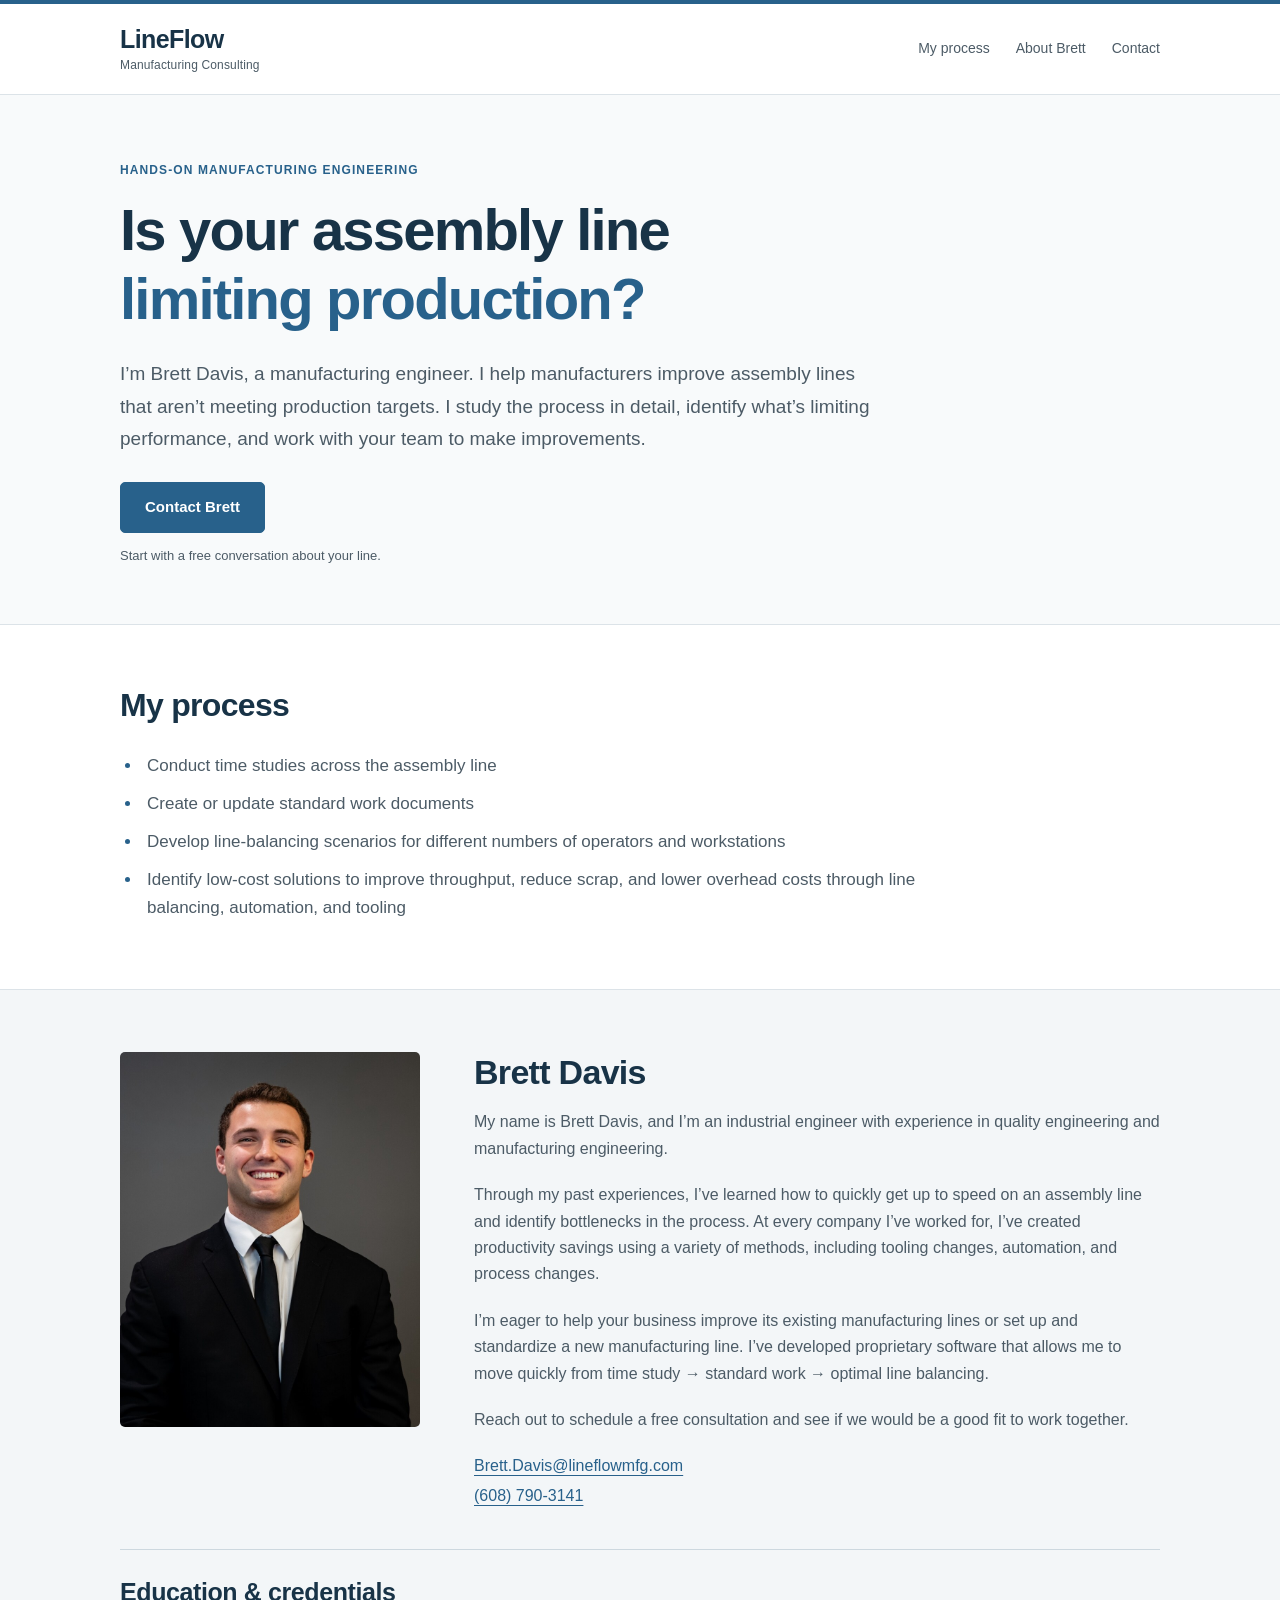
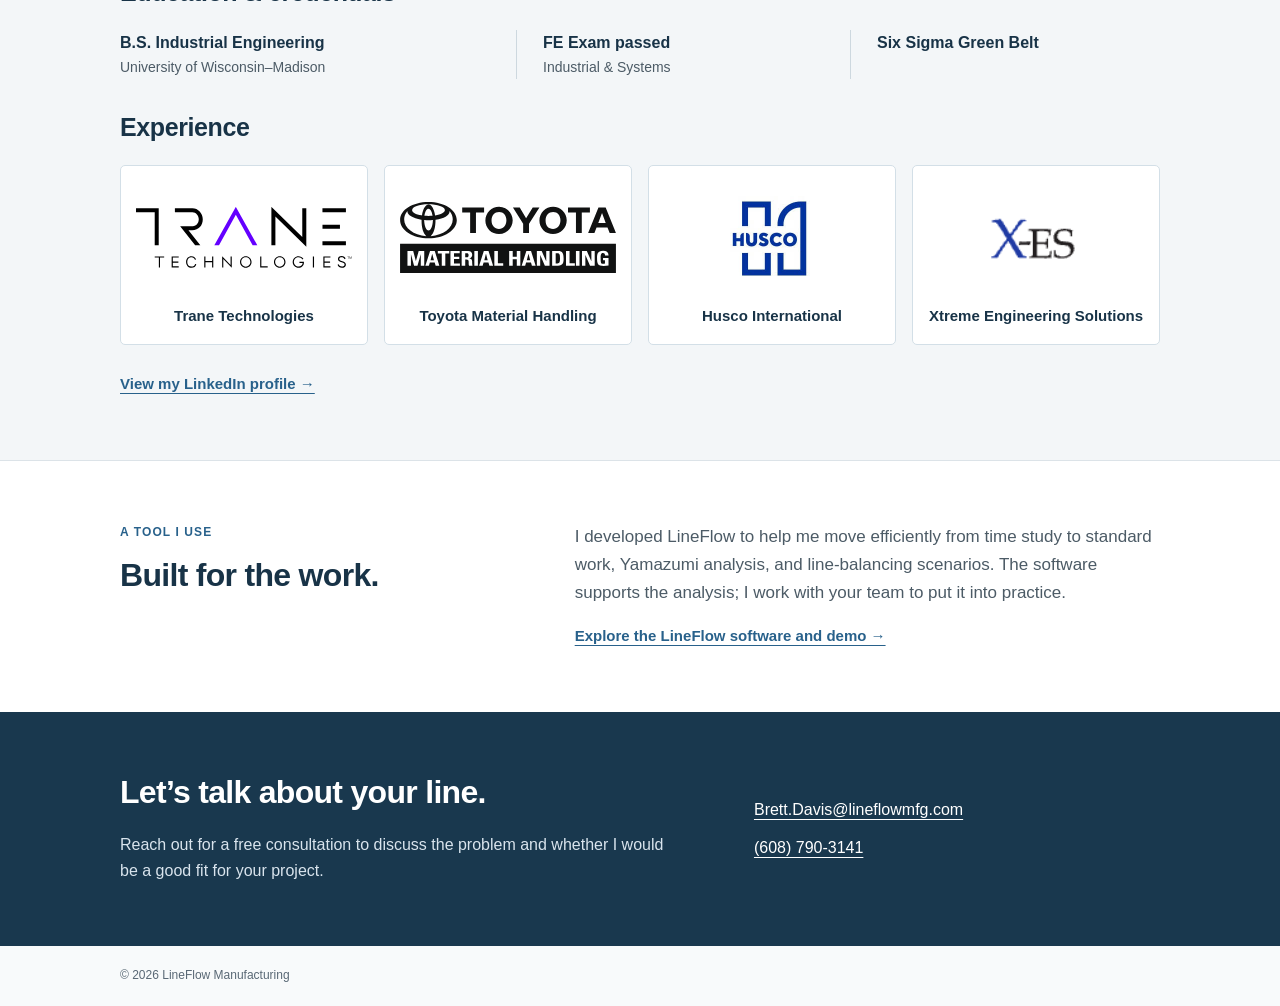
<file: index.html>
<!DOCTYPE html>
<html lang="en">
<head>
  <meta charset="UTF-8">
  <meta name="viewport" content="width=device-width, initial-scale=1.0">
  <meta name="description" content="Brett Davis provides manufacturing engineering consulting for underperforming assembly lines.">
  <title>LineFlow Manufacturing Consulting | Brett Davis</title>
  <link rel="canonical" href="https://lineflowmfg.com/">
  <link rel="icon" type="image/png" sizes="512x512" href="/favicon.png">
  <link rel="apple-touch-icon" href="/favicon.png">
  <meta property="og:type" content="website">
  <meta property="og:title" content="LineFlow Manufacturing Consulting | Brett Davis">
  <meta property="og:description" content="Manufacturing engineering support for troublesome assembly lines.">
  <meta property="og:url" content="https://lineflowmfg.com/">
  <meta property="og:image" content="https://lineflowmfg.com/lineflow-social-preview.png">
  <link rel="stylesheet" href="consulting.css">
</head>
<body>
  <a class="skip-link" href="#main">Skip to content</a>
  <header>
    <div class="container navigation">
      <a class="wordmark" href="#main">LineFlow<span>Manufacturing Consulting</span></a>
      <nav aria-label="Primary navigation">
        <a href="#work">My process</a>
        <a href="#about">About Brett</a>
        <a href="#contact">Contact</a>
      </nav>
    </div>
  </header>
  <main id="main">
    <section class="hero">
      <div class="container">
        <p class="eyebrow">Hands-on manufacturing engineering</p>
        <h1>Is your assembly line<br class="desktop-break"> <span>limiting production?</span></h1>
        <p class="intro">I’m Brett Davis, a manufacturing engineer. I help manufacturers improve assembly lines that aren’t meeting production targets. I study the process in detail, identify what’s limiting performance, and work with your team to make improvements.</p>
        <a class="button" href="mailto:Brett.Davis@lineflowmfg.com?subject=Assembly%20Line%20Consultation">Contact Brett</a>
        <p class="hero-note">Start with a free conversation about your line.</p>
      </div>
    </section>

    <section id="work" class="section">
      <div class="container scope">
        <div>
          <h2>My process</h2>
        </div>
        <div>
          <ul class="work-list">
        <li>Conduct time studies across the assembly line</li>
        <li>Create or update standard work documents</li>
        <li>Develop line-balancing scenarios for different numbers of operators and workstations</li>
        <li>Identify low-cost solutions to improve throughput, reduce scrap, and lower overhead costs through line balancing, automation, and tooling</li>
          </ul>
        </div>
      </div>
    </section>

    <section id="about" class="section about">
      <div class="container">
        <div class="profile">
          <img class="headshot" src="assets/brett-davis.jpg" alt="Brett Davis" width="1600" height="1066" loading="lazy">
          <div>
          <h2>Brett Davis</h2>
          <p>My name is Brett Davis, and I’m an industrial engineer with experience in quality engineering and manufacturing engineering.</p>
          <p>Through my past experiences, I’ve learned how to quickly get up to speed on an assembly line and identify bottlenecks in the process. At every company I’ve worked for, I’ve created productivity savings using a variety of methods, including tooling changes, automation, and process changes.</p>
          <p>I’m eager to help your business improve its existing manufacturing lines or set up and standardize a new manufacturing line. I’ve developed proprietary software that allows me to move quickly from time study → standard work → optimal line balancing.</p>
          <p>Reach out to schedule a free consultation and see if we would be a good fit to work together.</p>
          <address class="profile-contact">
            <a href="mailto:Brett.Davis@lineflowmfg.com">Brett.Davis@lineflowmfg.com</a>
            <a href="tel:+16087903141">(608)&nbsp;790&#8209;3141</a>
          </address>
          </div>
        </div>
        <div class="background-details">
          <h3>Education &amp; credentials</h3>
          <ul class="credential-grid">
            <li><strong>B.S. Industrial Engineering</strong><span>University of Wisconsin–Madison</span></li>
            <li><strong>FE Exam passed</strong><span>Industrial &amp; Systems</span></li>
            <li><strong>Six Sigma Green Belt</strong></li>
          </ul>
          <h3>Experience</h3>
          <ul class="company-grid">
            <li class="company-card"><div class="company-logo"><img src="assets/trane-technologies.svg" alt="" width="210" height="100" loading="lazy"></div><h4>Trane Technologies</h4></li>
            <li class="company-card"><div class="company-logo"><img src="assets/toyota-material-handling.svg" alt="" width="210" height="100" loading="lazy"></div><h4>Toyota Material Handling</h4></li>
            <li class="company-card"><div class="company-logo"><img class="husco-logo" src="assets/husco.png" alt="" width="200" height="200" loading="lazy"></div><h4>Husco International</h4></li>
            <li class="company-card"><div class="company-logo"><img class="xes-logo" src="assets/xes.png" alt="" width="86" height="60" loading="lazy"></div><h4>Xtreme Engineering Solutions</h4></li>
          </ul>
          <a class="text-link" href="https://www.linkedin.com/in/brettjdavis1" target="_blank" rel="noopener noreferrer">View my LinkedIn profile →</a>
        </div>
      </div>
    </section>

    <section class="section">
      <div class="container tools">
        <div>
          <p class="eyebrow">A tool I use</p>
          <h2>Built for the work.</h2>
        </div>
        <div>
          <p>I developed LineFlow to help me move efficiently from time study to standard work, Yamazumi analysis, and line-balancing scenarios. The software supports the analysis; I work with your team to put it into practice.</p>
          <a class="text-link" href="software/">Explore the LineFlow software and demo →</a>
        </div>
      </div>
    </section>

    <section id="contact" class="section contact">
      <div class="container contact-layout">
        <div>
          <h2>Let’s talk about your line.</h2>
          <p>Reach out for a free consultation to discuss the problem and whether I would be a good fit for your project.</p>
        </div>
        <address>
          <a href="mailto:Brett.Davis@lineflowmfg.com">Brett.Davis@lineflowmfg.com</a>
          <a href="tel:+16087903141">(608)&nbsp;790&#8209;3141</a>
        </address>
      </div>
    </section>
  </main>
  <footer><div class="container">© 2026 LineFlow Manufacturing</div></footer>
</body>
</html>
</file>
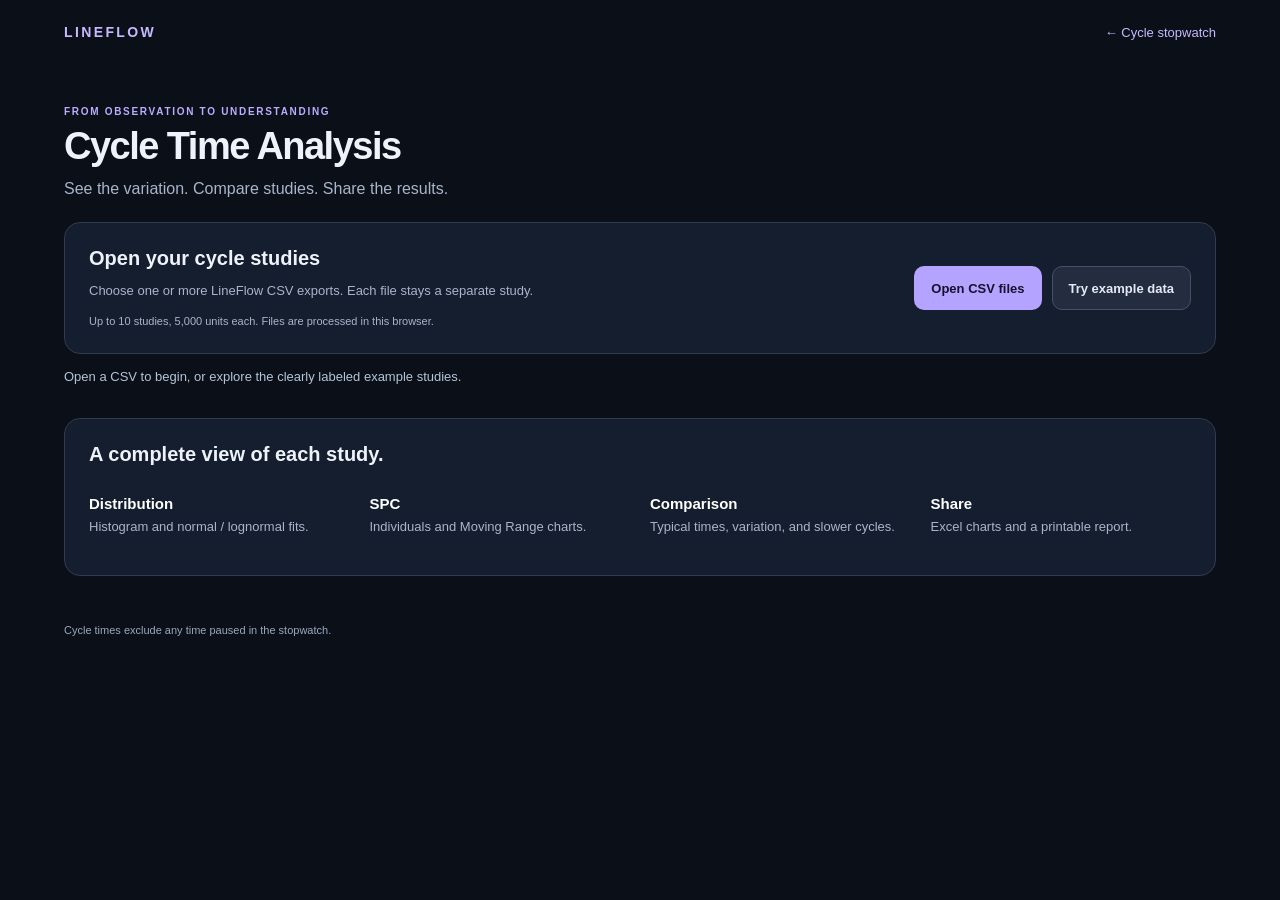
<file: cycleanalysis/index.html>
<!doctype html>
<html lang="en">
<head>
  <meta charset="utf-8">
  <meta name="viewport" content="width=device-width, initial-scale=1">
  <title>Cycle Time Analysis · LineFlow</title>
  <link rel="icon" href="../favicon.png">
  <link rel="stylesheet" href="styles.css">
  <script src="statistics.js" defer></script>
  <script src="charts.js" defer></script>
  <script src="exports.js" defer></script>
  <script src="app.js" defer></script>
</head>
<body>
  <header class="shell app-header">
    <a class="brand" href="../software/">LINEFLOW</a>
    <a href="../cyclestudy/">← Cycle stopwatch</a>
  </header>
  <main class="shell">
    <div class="intro"><p class="eyebrow">FROM OBSERVATION TO UNDERSTANDING</p><h1>Cycle Time Analysis</h1><p>See the variation. Compare studies. Share the results.</p></div>
    <section class="upload panel" aria-labelledby="openTitle">
      <div><h2 id="openTitle">Open your cycle studies</h2><p>Choose one or more LineFlow CSV exports. Each file stays a separate study.</p><small>Up to 10 studies, 5,000 units each. Files are processed in this browser.</small></div>
      <div class="upload-actions"><label class="button primary">Open CSV files<input id="csvInput" type="file" accept=".csv,text/csv" multiple></label><button id="exampleBtn" class="button secondary" type="button">Try example data</button></div>
    </section>
    <p id="status" role="status">Open a CSV to begin, or explore the clearly labeled example studies.</p>
    <section id="workspace" hidden>
      <div class="toolbar panel">
        <label>Study to view<select id="studySelect"></select></label>
        <label>Report title<input id="reportTitle" value="Cycle time study report" maxlength="100"></label>
        <div class="exports"><button id="excelBtn" class="button primary">Export Excel</button><button id="printBtn" class="button secondary">Print / Save PDF</button><button id="htmlBtn" class="button secondary">Download report</button></div>
      </div>
      <div id="studyActions"><label>Study label<input id="studyLabel" maxlength="80"></label><button id="removeBtn" class="button secondary">Remove this study</button></div>
      <div id="screenReport"></div>
    </section>
    <section id="empty" class="empty panel"><h2>A complete view of each study.</h2><div class="feature-grid"><p><b>Distribution</b>Histogram and normal / lognormal fits.</p><p><b>SPC</b>Individuals and Moving Range charts.</p><p><b>Comparison</b>Typical times, variation, and slower cycles.</p><p><b>Share</b>Excel charts and a printable report.</p></div></section>
  </main>
  <div id="printReport"></div>
  <footer class="shell">Cycle times exclude any time paused in the stopwatch.</footer>
</body>
</html>
</file>
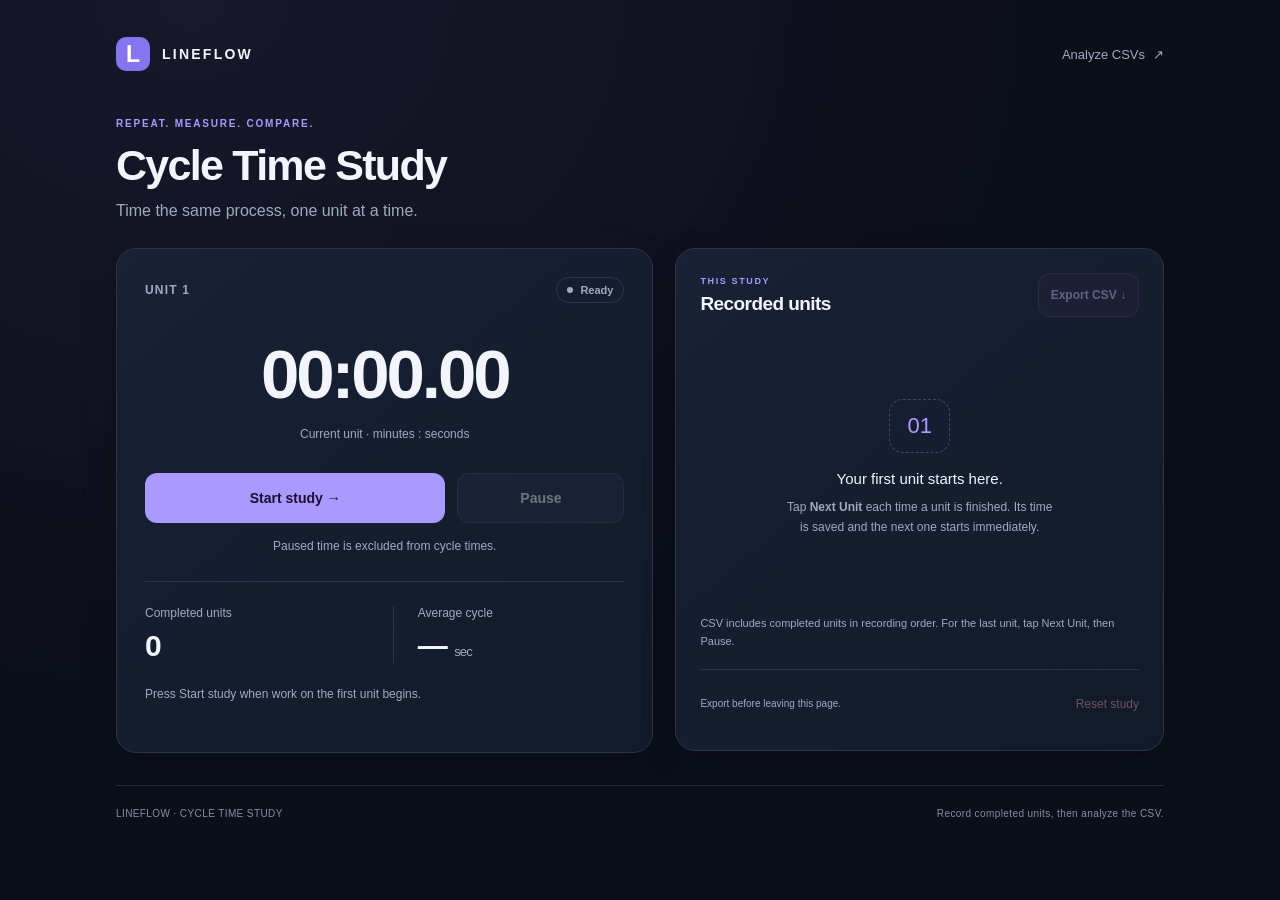
<file: cyclestudy/index.html>
<!doctype html>
<html lang="en">
<head>
  <meta charset="UTF-8">
  <meta name="viewport" content="width=device-width, initial-scale=1, viewport-fit=cover">
  <meta name="theme-color" content="#0b0f18">
  <meta name="description" content="Time repeated units with a simple LineFlow stopwatch and export cycle times to CSV.">
  <title>Cycle Time Study · LineFlow</title>
  <link rel="icon" href="../favicon.png">
  <link rel="stylesheet" href="styles.css">
  <script src="timer.js" defer></script>
  <script src="app.js" defer></script>
</head>
<body>
  <a class="skip-link" href="#main">Skip to stopwatch</a>
  <div class="shell">
    <header class="topbar">
      <a class="brand" href="../software/" aria-label="LineFlow software"><span class="brand-mark" aria-hidden="true">L</span> LINEFLOW</a>
      <a class="back-link" href="../cycleanalysis/" target="_blank" rel="noopener">Analyze CSVs <span aria-hidden="true">↗</span></a>
    </header>
    <main id="main">
      <div class="page-heading">
        <p class="eyebrow">REPEAT. MEASURE. COMPARE.</p>
        <h1>Cycle Time Study</h1>
        <p>Time the same process, one unit at a time.</p>
      </div>
      <div class="study-grid">
        <section class="timer-card" aria-label="Cycle stopwatch">
          <div class="timer-top">
            <span id="unitLabel">UNIT 1</span>
            <span id="stateBadge" class="state-badge" data-state="idle"><i aria-hidden="true"></i><span id="stateText">Ready</span></span>
          </div>
          <div class="clock-area">
            <div id="timer" class="timer" role="timer" aria-label="Current unit time">00:00.00</div>
            <p>Current unit · minutes : seconds</p>
          </div>
          <div class="timer-actions">
            <button id="nextBtn" class="button primary" type="button">Start study <span aria-hidden="true">→</span></button>
            <button id="pauseBtn" class="button secondary" type="button" disabled>Pause</button>
          </div>
          <p class="pause-note">Paused time is excluded from cycle times.</p>
          <div class="metrics">
            <div><span>Completed units</span><strong id="completedCount">0</strong></div>
            <div><span>Average cycle</span><strong id="average">— <small>sec</small></strong></div>
          </div>
          <p id="status" class="status" role="status">Press Start study when work on the first unit begins.</p>
        </section>
        <section class="results-card" aria-labelledby="resultsTitle">
          <div class="results-heading">
            <div><p class="eyebrow">THIS STUDY</p><h2 id="resultsTitle">Recorded units</h2></div>
            <button id="exportBtn" class="button export" type="button" disabled>Export CSV <span aria-hidden="true">↓</span></button>
          </div>
          <div id="emptyState" class="empty-state">
            <span class="empty-mark" aria-hidden="true">01</span>
            <h3>Your first unit starts here.</h3>
            <p>Tap <strong>Next Unit</strong> each time a unit is finished. Its time is saved and the next one starts immediately.</p>
          </div>
          <div id="lapTableWrap" class="table-scroll" tabindex="0" aria-label="Recorded unit times, newest first" hidden>
            <table>
              <caption class="sr-only">Completed cycle times, newest first</caption>
              <thead><tr><th scope="col">Unit</th><th scope="col">Cycle time (sec)</th></tr></thead>
              <tbody id="lapList"></tbody>
            </table>
          </div>
          <p class="export-note">CSV includes completed units in recording order. For the last unit, tap Next Unit, then Pause.</p>
          <div class="reset-row"><span>Export before leaving this page.</span><button id="resetBtn" class="reset-button" type="button" disabled>Reset study</button></div>
        </section>
      </div>
    </main>
    <footer><span>LINEFLOW · CYCLE TIME STUDY</span><span>Record completed units, then analyze the CSV.</span></footer>
  </div>
</body>
</html>
</file>
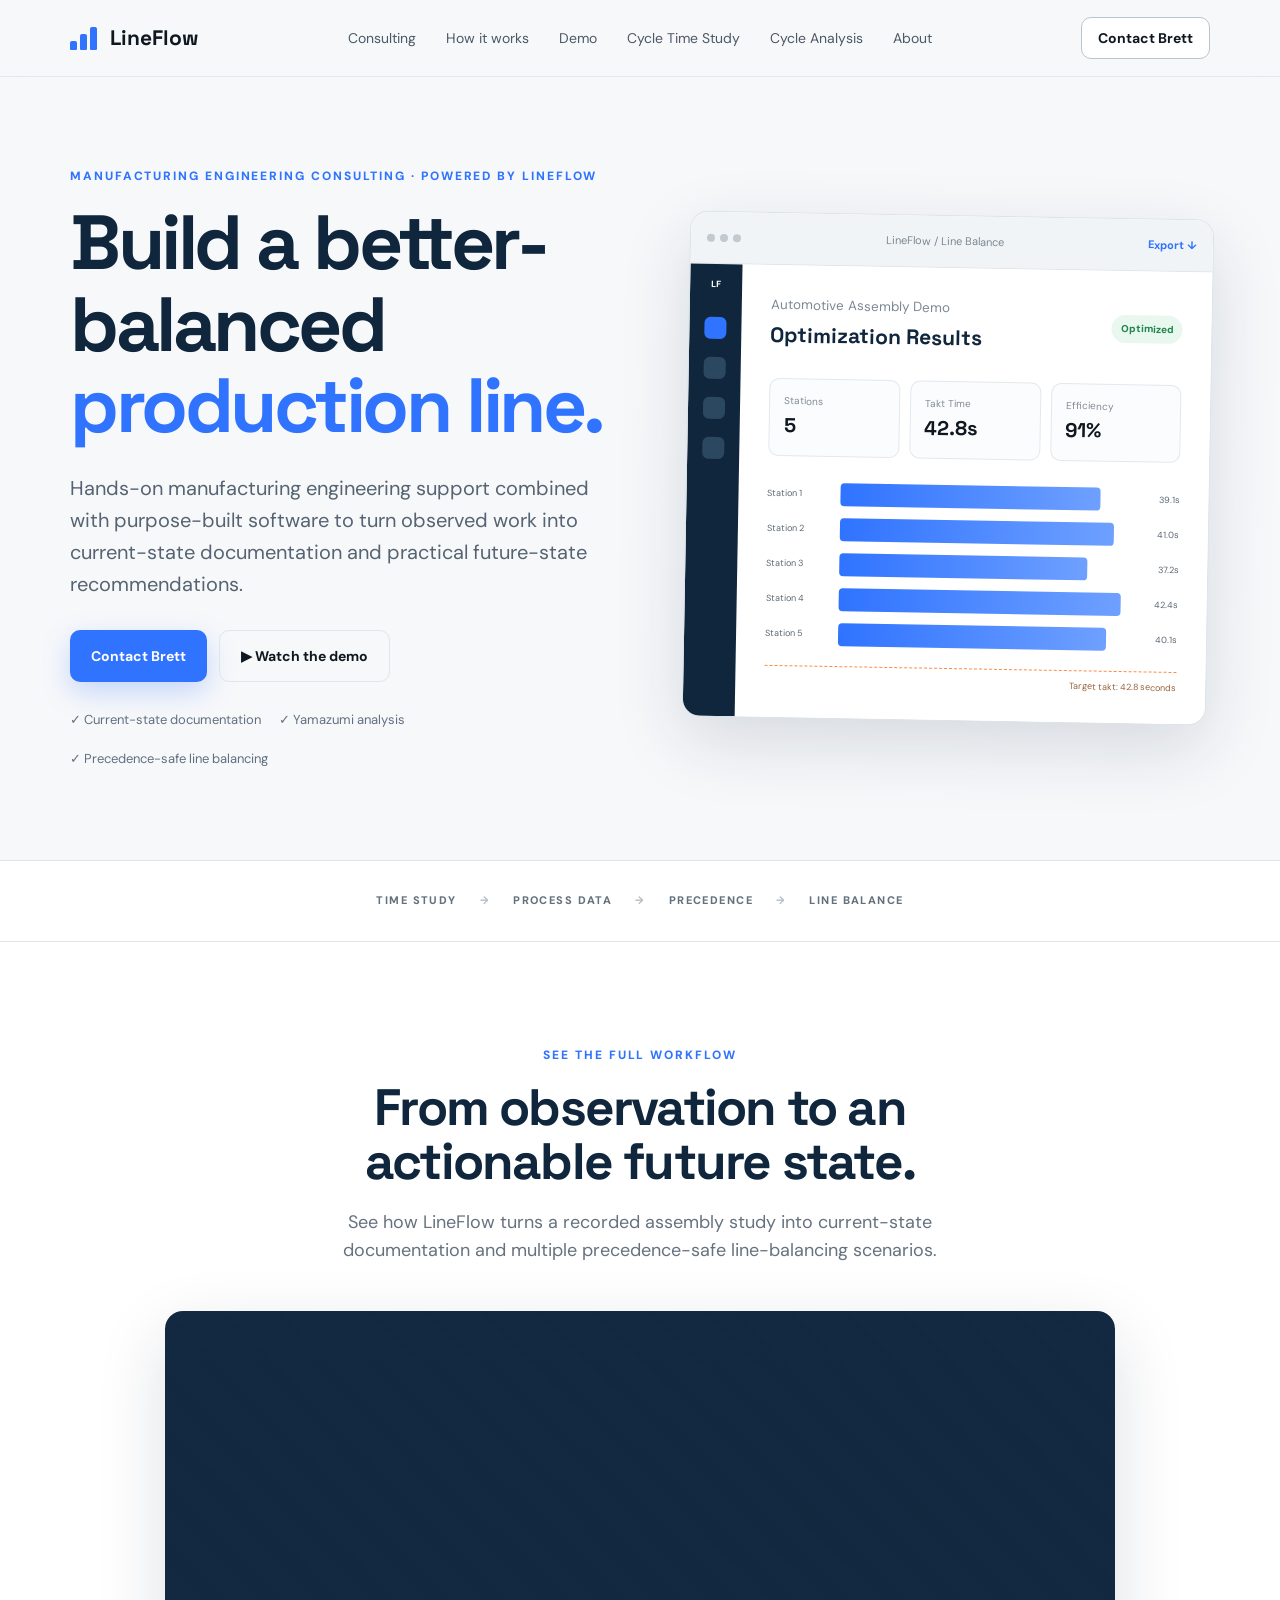
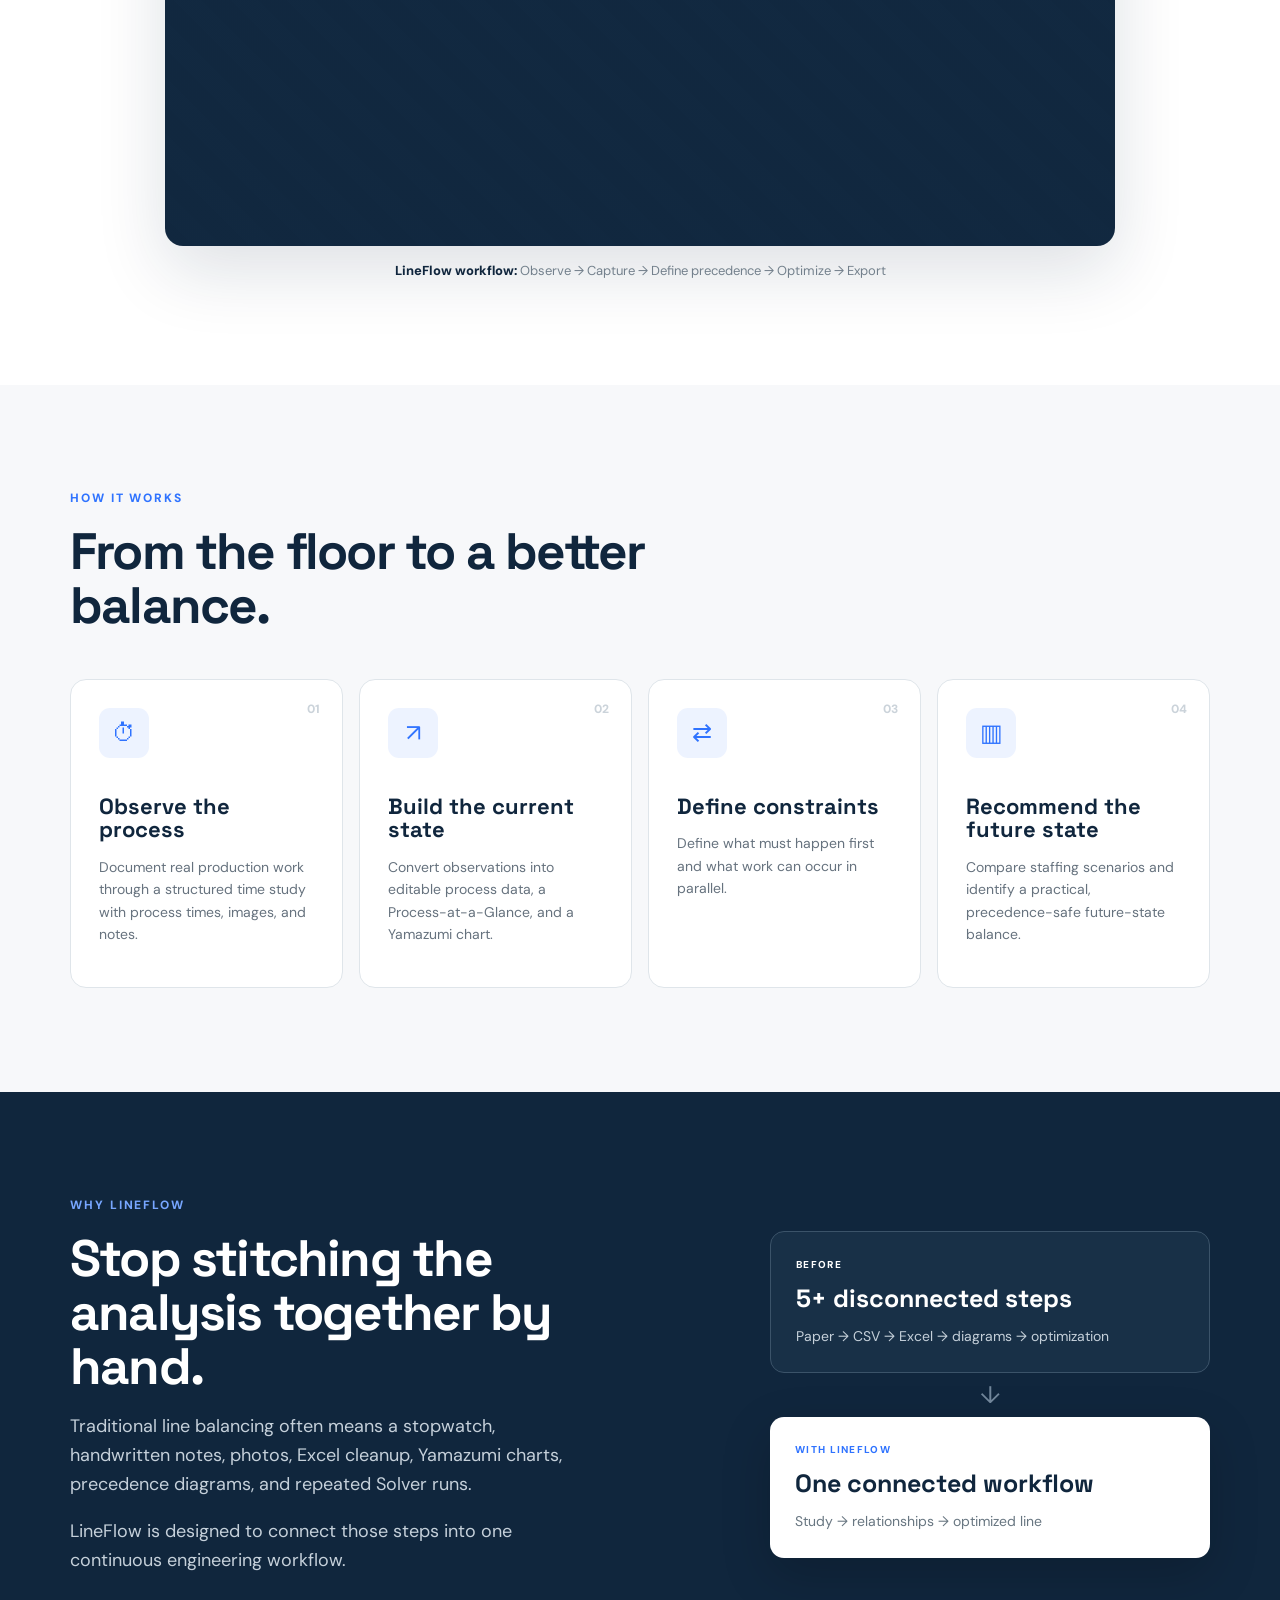
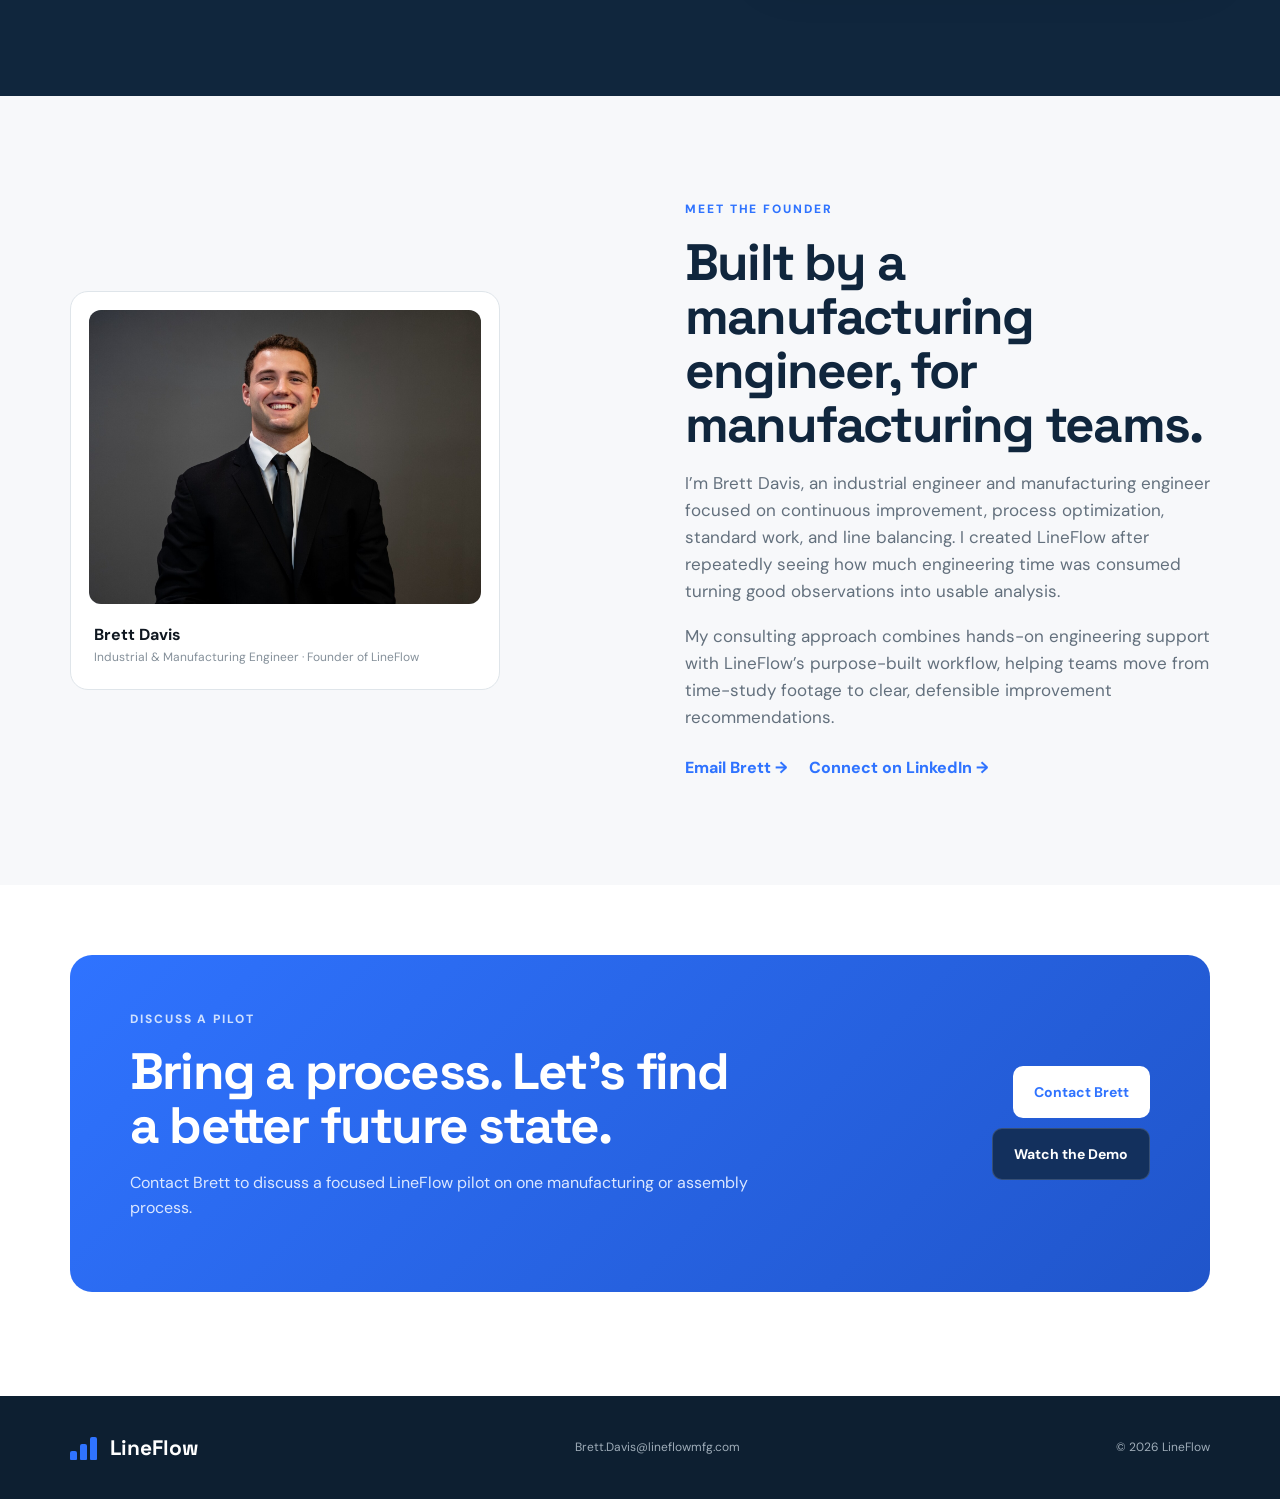
<file: software/index.html>
<!DOCTYPE html>
<html lang="en">
<head>
  <meta charset="UTF-8">
  <meta name="viewport" content="width=device-width, initial-scale=1.0">
  <meta name="description" content="LineFlow turns time-study observations into standard work, Yamazumi analysis, and balanced manufacturing-line recommendations.">
  <title>LineFlow Software — From Time Study to Line Balance</title>
  <link rel="canonical" href="https://lineflowmfg.com/software/">
  <link rel="icon" type="image/png" sizes="512x512" href="../favicon.png">
  <link rel="preconnect" href="https://fonts.googleapis.com">
  <link rel="preconnect" href="https://fonts.gstatic.com" crossorigin>
  <link href="https://fonts.googleapis.com/css2?family=DM+Sans:wght@400;500;600;700&family=Space+Grotesk:wght@500;600;700&display=swap" rel="stylesheet">
  <link rel="stylesheet" href="../styles.css">
</head>
<body>
  <header class="site-header">
    <div class="container nav">
      <a class="brand" href="../" aria-label="LineFlow Manufacturing home">
        <span class="brand-mark">
          <span></span><span></span><span></span>
        </span>
        <span>LineFlow</span>
      </a>
      <nav class="nav-links" aria-label="Primary">
        <a href="../">Consulting</a>
        <a href="#how">How it works</a>
        <a href="#demo">Demo</a>
        <a href="../cyclestudy/">Cycle Time Study</a>
        <a href="../cycleanalysis/">Cycle Analysis</a>
        <a href="#about">About</a>
      </nav>
      <a class="button button-small button-outline" href="mailto:Brett.Davis@lineflowmfg.com">Contact Brett</a>
    </div>
  </header>

  <main id="top">
    <section class="hero section">
      <div class="container hero-grid">
        <div class="hero-copy">
          <div class="eyebrow">MANUFACTURING ENGINEERING CONSULTING · POWERED BY LINEFLOW</div>
          <h1>Build a better-balanced <span>production line.</span></h1>
          <p class="hero-text">
            Hands-on manufacturing engineering support combined with purpose-built software to turn observed work into current-state documentation and practical future-state recommendations.
          </p>
          <div class="hero-actions">
            <a class="button button-primary" href="mailto:Brett.Davis@lineflowmfg.com?subject=LineFlow%20Pilot%20Project">Contact Brett</a>
            <a class="button button-ghost" href="#demo">▶ Watch the demo</a>
          </div>
          <div class="hero-proof">
            <span>✓ Current-state documentation</span>
            <span>✓ Yamazumi analysis</span>
            <span>✓ Precedence-safe line balancing</span>
          </div>
        </div>

        <div class="product-window" role="img" aria-label="LineFlow product mockup">
          <div class="window-top">
            <div class="window-dots"><i></i><i></i><i></i></div>
            <div class="window-title">LineFlow / Line Balance</div>
            <div class="window-action">Export ↓</div>
          </div>
          <div class="window-body">
            <div class="mini-sidebar">
              <div class="mini-logo">LF</div>
              <span class="active"></span>
              <span></span><span></span><span></span>
            </div>
            <div class="mock-content">
              <div class="mock-heading">
                <div>
                  <small>Automotive Assembly Demo</small>
                  <strong>Optimization Results</strong>
                </div>
                <div class="status">Optimized</div>
              </div>
              <div class="kpi-row">
                <div><small>Stations</small><b>5</b></div>
                <div><small>Takt Time</small><b>42.8s</b></div>
                <div><small>Efficiency</small><b>91%</b></div>
              </div>
              <div class="bars">
                <div class="bar-row"><label>Station 1</label><span style="--w:91%"></span><em>39.1s</em></div>
                <div class="bar-row"><label>Station 2</label><span style="--w:96%"></span><em>41.0s</em></div>
                <div class="bar-row"><label>Station 3</label><span style="--w:87%"></span><em>37.2s</em></div>
                <div class="bar-row"><label>Station 4</label><span style="--w:99%"></span><em>42.4s</em></div>
                <div class="bar-row"><label>Station 5</label><span style="--w:94%"></span><em>40.1s</em></div>
              </div>
              <div class="takt-line">Target takt: 42.8 seconds</div>
            </div>
          </div>
        </div>
      </div>
    </section>

    <section class="logo-strip">
      <div class="container strip-inner">
        <span>TIME STUDY</span>
        <i>→</i>
        <span>PROCESS DATA</span>
        <i>→</i>
        <span>PRECEDENCE</span>
        <i>→</i>
        <span>LINE BALANCE</span>
      </div>
    </section>

    <section id="demo" class="section demo-section">
      <div class="container">
        <div class="section-heading centered">
          <div class="eyebrow">SEE THE FULL WORKFLOW</div>
          <h2>From observation to an actionable future state.</h2>
          <p>See how LineFlow turns a recorded assembly study into current-state documentation and multiple precedence-safe line-balancing scenarios.</p>
        </div>
        <div class="video-shell">
          <div class="video-embed">
            <iframe
              src="https://www.youtube-nocookie.com/embed/BsSGfIqovIE?rel=0"
              title="LineFlow manufacturing time study and line balancing demonstration"
              loading="lazy"
              allow="accelerometer; autoplay; clipboard-write; encrypted-media; gyroscope; picture-in-picture; web-share"
              referrerpolicy="strict-origin-when-cross-origin"
              allowfullscreen></iframe>
          </div>
          <div class="video-caption">
            <span>LineFlow workflow:</span>
            Observe → Capture → Define precedence → Optimize → Export
          </div>
        </div>
      </div>
    </section>

    <section id="how" class="section how-section">
      <div class="container">
        <div class="section-heading">
          <div class="eyebrow">HOW IT WORKS</div>
          <h2>From the floor to a better balance.</h2>
        </div>
        <div class="steps-grid">
          <article class="step-card">
            <div class="step-number">01</div>
            <div class="step-icon">⏱</div>
            <h3>Observe the process</h3>
            <p>Document real production work through a structured time study with process times, images, and notes.</p>
          </article>
          <article class="step-card">
            <div class="step-number">02</div>
            <div class="step-icon">↗</div>
            <h3>Build the current state</h3>
            <p>Convert observations into editable process data, a Process-at-a-Glance, and a Yamazumi chart.</p>
          </article>
          <article class="step-card">
            <div class="step-number">03</div>
            <div class="step-icon">⇄</div>
            <h3>Define constraints</h3>
            <p>Define what must happen first and what work can occur in parallel.</p>
          </article>
          <article class="step-card">
            <div class="step-number">04</div>
            <div class="step-icon">▥</div>
            <h3>Recommend the future state</h3>
            <p>Compare staffing scenarios and identify a practical, precedence-safe future-state balance.</p>
          </article>
        </div>
      </div>
    </section>

    <section class="problem-section section">
      <div class="container split">
        <div>
          <div class="eyebrow">WHY LINEFLOW</div>
          <h2>Stop stitching the analysis together by hand.</h2>
          <p>
            Traditional line balancing often means a stopwatch, handwritten notes, photos, Excel cleanup, Yamazumi charts, precedence diagrams, and repeated Solver runs.
          </p>
          <p>
            LineFlow is designed to connect those steps into one continuous engineering workflow.
          </p>
        </div>
        <div class="before-after">
          <div class="ba-card muted">
            <span>BEFORE</span>
            <b>5+ disconnected steps</b>
            <p>Paper → CSV → Excel → diagrams → optimization</p>
          </div>
          <div class="arrow-down">↓</div>
          <div class="ba-card highlight">
            <span>WITH LINEFLOW</span>
            <b>One connected workflow</b>
            <p>Study → relationships → optimized line</p>
          </div>
        </div>
      </div>
    </section>

    <section id="about" class="section about-section">
      <div class="container split">
        <div class="founder-card">
          <div class="founder-photo">
            <img src="../assets/brett-davis.jpg" alt="Brett Davis, founder of LineFlow">
          </div>
          <div class="founder-label">
            <b>Brett Davis</b>
            <span>Industrial &amp; Manufacturing Engineer · Founder of LineFlow</span>
          </div>
        </div>
        <div>
          <div class="eyebrow">MEET THE FOUNDER</div>
          <h2>Built by a manufacturing engineer, for manufacturing teams.</h2>
          <p>
            I’m Brett Davis, an industrial engineer and manufacturing engineer focused on continuous improvement, process optimization, standard work, and line balancing. I created LineFlow after repeatedly seeing how much engineering time was consumed turning good observations into usable analysis.
          </p>
          <p>
            My consulting approach combines hands-on engineering support with LineFlow’s purpose-built workflow, helping teams move from time-study footage to clear, defensible improvement recommendations.
          </p>
          <div class="founder-links">
            <a href="mailto:Brett.Davis@lineflowmfg.com" class="text-link">Email Brett →</a>
            <a href="https://www.linkedin.com/in/brettjdavis1" class="text-link" target="_blank" rel="noopener noreferrer">Connect on LinkedIn →</a>
          </div>
        </div>
      </div>
    </section>

    <section id="try" class="section cta-section">
      <div class="container cta-card">
        <div>
          <div class="eyebrow light">DISCUSS A PILOT</div>
          <h2>Bring a process. Let’s find a better future state.</h2>
          <p>Contact Brett to discuss a focused LineFlow pilot on one manufacturing or assembly process.</p>
        </div>
        <div class="cta-actions">
            <a class="button button-white" href="mailto:Brett.Davis@lineflowmfg.com?subject=LineFlow%20Pilot%20Project">Contact Brett</a>
            <a class="button button-dark" href="#demo">Watch the Demo</a>
        </div>
      </div>
    </section>
  </main>

  <footer>
    <div class="container footer-inner">
      <a class="brand" href="../">
        <span class="brand-mark"><span></span><span></span><span></span></span>
        <span>LineFlow</span>
      </a>
      <a href="mailto:Brett.Davis@lineflowmfg.com">Brett.Davis@lineflowmfg.com</a>
      <span>© 2026 LineFlow</span>
    </div>
  </footer>

  <script src="../script.js"></script>
</body>
</html>
</file>
<file: consulting.css>
/* Consulting homepage: simple content with restrained visual structure. */
:root {
  color-scheme: light;
  --ink: #183347;
  --body: #4c5b66;
  --blue: #28618b;
  --line: #dce3e8;
  --tint: #f3f6f8;
}
* { box-sizing: border-box; }
body {
  margin: 0;
  background: #fff;
  color: var(--body);
  font-family: "Segoe UI", -apple-system, BlinkMacSystemFont, Arial, sans-serif;
  font-size: 17px;
  line-height: 1.65;
  -webkit-font-smoothing: antialiased;
}
.container { width: min(1040px, calc(100% - 64px)); margin: 0 auto; }
header { border-top: 4px solid var(--blue); border-bottom: 1px solid var(--line); }
.navigation { display: flex; justify-content: space-between; align-items: center; gap: 28px; padding: 21px 0; }
.wordmark { color: var(--ink); font-size: 25px; line-height: 1.15; font-weight: 700; letter-spacing: -.6px; text-decoration: none; }
.wordmark span { display: block; margin-top: 5px; color: var(--body); font-size: 12px; font-weight: 400; letter-spacing: .15px; }
nav { display: flex; flex-wrap: wrap; gap: 26px; }
nav a { font-size: 14px; text-decoration: none; color: var(--body); padding: 8px 0; }
h1, h2, h3 { color: var(--ink); line-height: 1.18; font-weight: 650; }
h1 { font-size: clamp(38px, 4.6vw, 58px); letter-spacing: -1.8px; margin: 0 0 25px; max-width: 1000px; }
h1 span { color: var(--blue); }
h2 { font-size: 32px; letter-spacing: -.7px; margin: 0 0 20px; }
h3 { font-size: 18px; margin: 0 0 13px; }
p { margin: 0 0 20px; }
a { color: var(--blue); text-decoration-thickness: 1px; text-underline-offset: 4px; overflow-wrap: anywhere; }
a:hover { color: #14374f; text-decoration: underline; }
a:focus-visible { outline: 2px solid var(--blue); outline-offset: 5px; }
.skip-link { position: absolute; left: 20px; top: -100px; background: white; padding: 10px; z-index: 2; }
.skip-link:focus { top: 10px; }
.hero { padding: 66px 0 58px; background: #f8fafb; border-bottom: 1px solid var(--line); }
.eyebrow { color: var(--blue); font-size: 12px; font-weight: 650; letter-spacing: 1.1px; text-transform: uppercase; margin: 0 0 16px; }
.intro { max-width: 750px; font-size: 19px; line-height: 1.7; margin-bottom: 27px; }
.button { display: inline-block; padding: 12px 24px; border: 1px solid var(--blue); border-radius: 5px; color: white; background: var(--blue); font-size: 15px; font-weight: 600; text-decoration: none; }
.button:hover { background: #1d4b6c; color: #fff; text-decoration: none; }
.hero-note { margin: 12px 0 0; font-size: 13px; }
.section { padding: 62px 0; }
.tools { display: grid; grid-template-columns: .85fr 1.3fr; gap: 72px; }
.scope { display: block; }
.scope h2 { margin-bottom: 22px; }
.scope .work-list { max-width: 850px; }
.work-list { margin: 0; padding-left: 22px; }
.work-list li { padding: 5px 0 5px 5px; }
li::marker { color: var(--blue); }
.about { background: var(--tint); border-block: 1px solid var(--line); }
.profile { display: grid; grid-template-columns: 300px minmax(0, 1fr); gap: 54px; align-items: start; }
.profile .headshot { display: block; width: 100%; height: auto; aspect-ratio: 4 / 5; object-fit: cover; object-position: center 30%; border-radius: 5px; }
.profile h2 { font-size: 34px; margin-bottom: 17px; }
.profile p:not(.eyebrow) { font-size: 16px; }
.profile-contact { display: grid; gap: 3px; font-style: normal; font-size: 16px; }
.background-details { margin-top: 40px; padding-top: 28px; border-top: 1px solid #cdd8df; }
.background-details h3 { font-size: 25px; margin-bottom: 22px; letter-spacing: -.4px; }
.credential-grid { list-style: none; padding: 0; margin: 0 0 34px; display: grid; grid-template-columns: 1.2fr 1fr 1fr; gap: 24px; }
.credential-grid li + li { border-left: 1px solid #cdd8df; padding-left: 26px; }
.credential-grid strong { display: block; color: var(--ink); font-weight: 600; font-size: 16px; }
.credential-grid span { display: block; font-size: 14px; }
.company-grid { list-style: none; padding: 0; margin: 0 0 25px; display: grid; grid-template-columns: repeat(4, minmax(0, 1fr)); gap: 16px; }
.company-card { background: #fff; border: 1px solid #d3dfe7; border-radius: 5px; padding: 22px 15px 18px; text-align: center; }
.company-logo { display: flex; align-items: center; justify-content: center; height: 100px; margin-bottom: 17px; }
.company-logo img { display: block; width: 100%; height: 100%; object-fit: contain; }
.company-logo .husco-logo { width: 100px; }
.company-logo .xes-logo { width: 110px; height: auto; }
.company-card h4 { margin: 0; color: var(--ink); font-size: 15px; font-weight: 600; line-height: 1.4; }
.text-link { font-size: 15px; font-weight: 600; }
.tools p { margin-bottom: 15px; }
.contact { background: #19384e; color: #d9e4ed; }
.contact h2 { color: #fff; }
.contact-layout { display: grid; grid-template-columns: 1.25fr .9fr; gap: 70px; align-items: center; }
.contact p { margin: 0; font-size: 16px; max-width: 550px; }
.contact address { display: grid; gap: 12px; font-style: normal; }
.contact a { color: #fff; font-size: 16px; }
footer { padding: 20px 0; font-size: 12px; color: #596875; background: #f8fafb; }
@media (max-width: 850px) {
  .tools { gap: 36px; grid-template-columns: .85fr 1.2fr; }
  .profile { grid-template-columns: 240px minmax(0, 1fr); gap: 32px; }
  .company-grid { grid-template-columns: repeat(2, minmax(0, 1fr)); }
  .contact-layout { grid-template-columns: 1fr; gap: 28px; }
}
@media (max-width: 650px) {
  body { font-size: 16px; }
  .container { width: calc(100% - 40px); }
  .navigation { flex-wrap: wrap; gap: 13px; padding: 18px 0; }
  nav { gap: 22px; }
  nav a { font-size: 13px; }
  .hero { padding: 42px 0; }
  .desktop-break { display: none; }
  h1 { font-size: 38px; letter-spacing: -1.1px; }
  h2 { font-size: 28px; }
  .intro { font-size: 18px; }
  .section { padding: 42px 0; }
  .tools, .profile { grid-template-columns: 1fr; gap: 24px; }
  .profile .headshot { max-width: 340px; aspect-ratio: 4 / 3; }
  .credential-grid { grid-template-columns: 1fr; gap: 16px; }
  .credential-grid li + li { border-left: 0; padding-left: 0; }
  .background-details { margin-top: 32px; }
  .company-card { padding: 18px 12px; }
  .eyebrow { font-size: 11px; }
}
@media (max-width: 380px) {
  .company-grid { grid-template-columns: 1fr; }
}
@media print {
  body { font-size: 11pt; }
  .container { width: 100%; }
  .navigation, .skip-link, .button, .hero-note { display: none; }
  .hero, .section { padding: 20px 0; background: #fff; color: #222; }
  h1 { font-size: 28pt; }
  h2 { font-size: 20pt; }
  .contact h2, .contact a { color: #222; }
  .profile { break-inside: avoid; }
}
</file>
<file: cycleanalysis/styles.css>
:root{font-family:Inter,"Segoe UI",Arial,sans-serif;color:#eef2fa;background:#0b0f18;color-scheme:dark}
*{box-sizing:border-box}body{margin:0}a{color:#c5baff;text-decoration:none}button,input,select{font:inherit}button{cursor:pointer}button:disabled{opacity:.45;cursor:default}[hidden]{display:none!important}
.shell{max-width:1200px;margin:auto;padding:24px}.app-header{display:flex;justify-content:space-between;align-items:center;font-size:13px}.brand{font-size:14px;font-weight:800;letter-spacing:.17em}.intro{padding:18px 0 24px}.intro h1{font-size:38px;letter-spacing:-.04em;margin:8px 0 12px}.intro p{color:#a9b5ca;margin:0}.eyebrow{font-size:10px;letter-spacing:.17em;color:#baacff!important;font-weight:700}
.panel{background:#151e2f;border:1px solid #303b50;border-radius:16px;padding:24px}h2{font-size:20px;margin:0 0 12px}h3{margin:0 0 12px;font-size:18px}.upload{display:flex;justify-content:space-between;gap:24px;align-items:center}.upload p,.upload small{color:#a9b5ca;font-size:13px}.upload small{font-size:11px}.upload-actions{display:flex;gap:10px;flex-shrink:0}.button{display:inline-flex;justify-content:center;align-items:center;min-height:44px;padding:11px 16px;border-radius:10px;border:1px solid #45516a;font-size:13px;font-weight:650;text-align:center;position:relative;touch-action:manipulation}.primary{color:#17112e;background:#b4a4ff;border-color:transparent}.secondary{color:#e4e9f6;background:#242d40}.button input[type=file]{position:absolute;inset:0;width:100%;height:100%;opacity:0;cursor:pointer}button:focus-visible,a:focus-visible,label:focus-within,input:focus-visible,select:focus-visible{outline:3px solid #cabbff;outline-offset:3px}
#status{font-size:13px;line-height:1.6;color:#b4c4d8;white-space:pre-line}#status.error{color:#ffabb8}.toolbar{display:flex;flex-wrap:wrap;gap:18px;align-items:end;margin:24px 0 14px}.toolbar label,#studyActions label{display:flex;flex-direction:column;font-size:11px;gap:7px;color:#bcc7da}.toolbar input,.toolbar select,#studyActions input{background:#0f1624;color:#fff;border:1px solid #45516a;border-radius:8px;min-height:42px;padding:8px 12px;max-width:100%;width:250px}.exports{display:flex;gap:8px;flex-wrap:wrap;margin-left:auto}#studyActions{display:flex;align-items:end;gap:14px;margin:16px 0}.feature-grid{display:grid;grid-template-columns:repeat(4,1fr);gap:20px}.feature-grid p{font-size:13px;color:#a9b5ca;line-height:1.7}.feature-grid b{display:block;color:white;font-size:15px}.empty{margin-top:30px}
.report{color:#233047;background:white;border-radius:14px;padding:28px;margin:22px 0;color-scheme:light}.report h2{font-size:24px}.report p{font-size:12px;line-height:1.65}.report small{font-size:11px}.report .muted{color:#5c687b}.report .source{overflow-wrap:anywhere}.report .metrics{display:grid;grid-template-columns:repeat(6,1fr);gap:12px;margin:22px 0}.metric{border-left:3px solid #c6bee8;padding:0 0 0 12px}.metric span{display:block;font-size:10px;color:#5c687b;margin-bottom:7px}.metric strong{font-size:21px;font-weight:650;white-space:nowrap}.metric small{font-size:10px;font-weight:400}.chart-card{margin:22px 0;break-inside:avoid}.chart-card svg{width:100%;display:block;height:auto}.legend{display:flex;gap:18px;font-size:11px;color:#5c687b;margin:8px 0 4px;flex-wrap:wrap}.legend span:before{content:"";display:inline-block;width:18px;height:3px;margin-right:6px;vertical-align:middle;background:var(--key)}.warning{background:#fff4db;border-left:3px solid #d3a043;padding:12px 16px;color:#694e1f}.warning p{margin:4px 0}.report table{border-collapse:collapse;width:100%;font-size:12px;margin:12px 0}.report th{background:#edf0f6;color:#536071;text-align:left;font-size:11px}.report th,.report td{padding:10px 12px;border-bottom:1px solid #e3e8f1}.report td:not(:first-child){font-variant-numeric:tabular-nums}.scroll-table{overflow:auto}.report details{margin:18px 0;font-size:12px}.report summary{cursor:pointer;font-weight:600}.report li{font-size:12px;line-height:1.7}.report a{color:#4f3d9a;text-decoration:underline}.sample-tag{color:#8d5e0c;background:#fff0ce;padding:5px 9px;border-radius:4px;font-size:11px;display:inline-block;margin-bottom:12px}.signal{color:#b02d49;font-weight:600}.report-title{font-size:25px;margin-bottom:7px}.comparison{margin-bottom:24px}.print-only,#printReport{display:none}.report .notes{border-top:1px solid #e2e7ef;margin-top:18px;padding-top:10px}.report .notes p{font-size:10px}.report .unit-list{max-height:220px;overflow:auto}.report footer{color:#5c687b;font-size:10px}body>footer{font-size:11px;color:#9aa8bf}
@media(max-width:800px){.shell{padding:18px}.intro h1{font-size:30px}.upload{flex-direction:column;align-items:stretch}.upload-actions{flex-wrap:wrap}.toolbar{padding:18px}.exports{margin:0}.toolbar label,.toolbar input,.toolbar select{width:100%}.feature-grid{grid-template-columns:1fr 1fr}.report{padding:18px}.report .metrics{grid-template-columns:repeat(3,1fr);gap:16px}.metric strong{font-size:19px}.report th,.report td{padding:8px;white-space:nowrap}#studyActions{align-items:center;flex-wrap:wrap}#studyActions input{width:100%}.chart-card{overflow-x:auto}.chart-card svg{min-width:650px}}
@media print{@page{size:A4 landscape;margin:12mm}body{background:white!important;color:#233047}body>.app-header,body>main,body>footer{display:none!important}#printReport{display:block}.report{padding:0;margin:0;border:0;border-radius:0}.report-title{font-size:22px}.print-study{break-before:page}.spc-page{break-before:page}.report .metrics{margin:12px 0}.chart-card{margin:12px 0;overflow:visible}.chart-card svg{min-width:0;max-height:250px}.report p{font-size:10px;line-height:1.45}.report h3{font-size:14px}.warning{padding:7px 12px}.report details{display:none}.report table{font-size:10px}.report th,.report td{padding:6px 9px}.screen-only{display:none}.print-only{display:block}*{-webkit-print-color-adjust:exact;print-color-adjust:exact}}
</file>
<file: cyclestudy/styles.css>
:root{color-scheme:dark;--bg:#0b0f18;--panel:#121a29;--line:#2a354a;--muted:#9eabc2;--ink:#f2f5fb;--accent:#aa9aff;--green:#8fdfba;font-family:Inter,"Segoe UI",Arial,sans-serif;color:var(--ink);background:var(--bg)}
*{box-sizing:border-box}
body{margin:0;background:radial-gradient(ellipse at 15% 0%,#24203e80,transparent 55%);min-height:100vh}
a{color:inherit}
button{font:inherit;cursor:pointer;touch-action:manipulation}
button:disabled{cursor:default;opacity:.4}
button:focus-visible,a:focus-visible,[tabindex]:focus-visible{outline:3px solid #c7bbff;outline-offset:4px}
[hidden]{display:none!important}
.shell{max-width:1120px;margin:auto;padding:32px 36px 20px}
.topbar{display:flex;align-items:center;justify-content:space-between;gap:16px;padding-bottom:42px}
.brand{text-decoration:none;font-size:14px;letter-spacing:.16em;font-weight:800;display:flex;align-items:center;gap:12px}
.brand-mark{display:grid;place-items:center;background:#8775ef;width:34px;height:34px;border-radius:10px;color:white;font-size:23px;letter-spacing:0}
.back-link{color:var(--muted);font-size:13px;text-decoration:none;min-height:44px;display:flex;align-items:center;gap:8px}
.back-link:hover{color:white}
.page-heading{margin-bottom:28px}
.eyebrow{color:var(--accent);font-size:10px;letter-spacing:.18em;font-weight:750;margin:0 0 12px}
h1{font-size:clamp(30px,4vw,43px);letter-spacing:-.04em;line-height:1.15;margin:0 0 12px}
.page-heading>p:last-child{color:var(--muted);font-size:16px;margin:0}
.study-grid{display:grid;grid-template-columns:1.1fr 1fr;gap:22px;align-items:start}
.timer-card,.results-card{border:1px solid var(--line);border-radius:20px;background:linear-gradient(140deg,#182135,var(--panel));box-shadow:0 12px 36px #0002}
.timer-card{padding:28px}
.timer-top{display:flex;align-items:center;justify-content:space-between;color:var(--muted);font-size:12px;letter-spacing:.1em;font-weight:650}
.state-badge{display:flex;align-items:center;gap:7px;font-size:11px;letter-spacing:0;border:1px solid var(--line);padding:6px 10px;border-radius:99px}
.state-badge i{width:6px;height:6px;border-radius:50%;background:var(--muted)}
.state-badge[data-state=running]{color:var(--green);border-color:#3a6355}
.state-badge[data-state=running] i{background:var(--green)}
.state-badge[data-state=paused]{color:#f6d591;border-color:#6a5739}
.state-badge[data-state=paused] i{background:#f6d591}
.clock-area{text-align:center;padding:32px 0}
.timer{font-variant-numeric:tabular-nums;font-size:clamp(44px,5.5vw,69px);letter-spacing:-.045em;font-weight:650;line-height:1.15;white-space:nowrap}
.clock-area p{font-size:12px;color:var(--muted);margin:12px 0 0}
.timer-actions{display:grid;grid-template-columns:1.8fr 1fr;gap:12px}
.button{border-radius:12px;min-height:50px;padding:12px 16px;font-weight:650;border:1px solid transparent;font-size:14px;transition:background .15s,transform .1s}
.button:active:not(:disabled){transform:translateY(1px)}
.primary{background:#aa9aff;color:#17112e}
.primary:hover:not(:disabled){background:#bcafff}
.secondary{background:#222c40;border-color:#3b4860;color:var(--ink)}
.secondary:hover:not(:disabled){background:#2d3950}
.pause-note{text-align:center;color:var(--muted);font-size:12px;margin:16px 0 28px}
.metrics{display:grid;grid-template-columns:1fr 1fr;border-top:1px solid var(--line);padding-top:24px;gap:16px}
.metrics>div+div{border-left:1px solid var(--line);padding-left:24px}
.metrics span{color:var(--muted);font-size:12px;display:block;margin-bottom:9px}
.metrics strong{font-size:30px;font-weight:600;font-variant-numeric:tabular-nums;letter-spacing:-.03em}
.metrics small{font-size:13px;color:var(--muted);font-weight:400}
.status{font-size:12px;line-height:1.6;color:var(--muted);min-height:39px;margin:22px 0 0}
.results-card{padding:24px}
.results-heading{display:flex;align-items:center;justify-content:space-between;gap:12px;margin-bottom:22px}
.results-heading .eyebrow{font-size:9px;margin-bottom:7px}
h2{font-size:19px;letter-spacing:-.03em;margin:0}
.export{border-color:#4b436a;background:#26213d;color:#d4caff;font-size:12px;min-height:44px;padding:10px 12px;white-space:nowrap}
.export:hover:not(:disabled){background:#393052}
.empty-state{text-align:center;min-height:258px;display:flex;flex-direction:column;align-items:center;justify-content:center;padding:20px 10px;color:var(--muted)}
.empty-mark{border:1px dashed #4a4566;border-radius:14px;padding:13px 17px;color:var(--accent);font-size:22px;font-variant-numeric:tabular-nums;margin-bottom:17px}
h3{font-size:15px;font-weight:500;color:var(--ink);margin:0 0 10px}
.empty-state p{font-size:12px;line-height:1.7;max-width:270px;margin:0}
.table-scroll{height:258px;overflow:auto;border-top:1px solid var(--line);overscroll-behavior:contain}
table{width:100%;border-collapse:collapse;font-variant-numeric:tabular-nums;font-size:14px}
thead{position:sticky;top:0;background:#182135}
th,td{text-align:left;padding:13px 10px;border-bottom:1px solid var(--line)}
thead th{font-size:11px;font-weight:500;color:var(--muted)}
tbody th{font-weight:450;color:var(--muted)}
td,th:last-child{text-align:right}
tbody tr:first-child{color:var(--green);background:#142d2b66}
.export-note{font-size:11px;line-height:1.6;color:var(--muted);margin:18px 0}
.reset-row{display:flex;align-items:center;justify-content:space-between;gap:10px;border-top:1px solid var(--line);padding-top:12px}
.reset-row>span{font-size:10px;color:var(--muted)}
.reset-button{background:none;border:0;color:#f3a8b6;font-size:12px;min-height:44px;padding:8px 0 8px 8px;white-space:nowrap}
footer{margin-top:32px;padding-top:20px;border-top:1px solid #242b3c;display:flex;justify-content:space-between;gap:16px;color:#8390a8;font-size:10px;letter-spacing:.04em;line-height:1.6}
.sr-only,.skip-link:not(:focus){position:absolute;width:1px;height:1px;padding:0;margin:-1px;overflow:hidden;clip:rect(0,0,0,0);white-space:nowrap;border:0}
.skip-link:focus{position:absolute;top:5px;left:10px;padding:10px;background:var(--bg);z-index:5}
@media(max-width:760px){.shell{padding:20px 18px max(20px,env(safe-area-inset-bottom))}.topbar{padding-bottom:25px}.study-grid{grid-template-columns:1fr;gap:18px}.page-heading{margin-bottom:22px}.timer-card{padding:22px}.clock-area{padding:26px 0}.timer{font-size:clamp(43px,12.5vw,70px)}.timer-actions .button{min-height:58px}.pause-note{margin:14px 0 22px}.status{min-height:0}.results-card{padding:22px}.empty-state{min-height:180px}.table-scroll{height:230px}footer{flex-direction:column;gap:5px}}
@media(prefers-reduced-motion:reduce){.button{transition:none}}
</file>
<file: styles.css>
:root{
  --bg:#f7f8fa;
  --surface:#ffffff;
  --ink:#0f1720;
  --muted:#64707d;
  --line:#dfe5ea;
  --navy:#10263d;
  --navy2:#183956;
  --blue:#2f73ff;
  --blue2:#6ea0ff;
  --orange:#ff8c42;
  --shadow:0 24px 70px rgba(16,38,61,.14);
}
*{box-sizing:border-box}
html{scroll-behavior:smooth}
body{
  margin:0;
  font-family:"DM Sans",sans-serif;
  color:var(--ink);
  background:var(--bg);
  line-height:1.6;
}
a{color:inherit;text-decoration:none}
.container{width:min(1140px,calc(100% - 40px));margin:auto}
.site-header{
  position:sticky;top:0;z-index:10;
  border-bottom:1px solid rgba(223,229,234,.8);
  background:rgba(247,248,250,.88);
  backdrop-filter:blur(15px);
}
.nav{height:76px;display:flex;align-items:center;justify-content:space-between;gap:28px}
.brand{display:flex;align-items:center;gap:10px;font-family:"Space Grotesk";font-size:21px;font-weight:700}
.brand-mark{width:30px;height:24px;display:flex;align-items:flex-end;gap:3px}
.brand-mark span{display:block;width:7px;border-radius:2px 2px 1px 1px;background:var(--blue)}
.brand-mark span:nth-child(1){height:9px}
.brand-mark span:nth-child(2){height:16px}
.brand-mark span:nth-child(3){height:23px}
.nav-links{display:flex;gap:30px;font-size:14px;color:#4c5966}
.nav-links a:hover{color:var(--ink)}
.section{padding:104px 0}
.hero{padding-top:90px;padding-bottom:90px;overflow:hidden}
.hero-grid{display:grid;grid-template-columns:1.02fr .98fr;gap:70px;align-items:center}
.eyebrow{font-size:12px;letter-spacing:.16em;font-weight:800;color:var(--blue);margin-bottom:16px}
h1,h2,h3{font-family:"Space Grotesk",sans-serif;line-height:1.06;margin:0;color:var(--navy)}
h1{font-size:clamp(52px,6vw,78px);letter-spacing:-.045em}
h1 span{color:var(--blue)}
h2{font-size:clamp(36px,4vw,54px);letter-spacing:-.035em}
h3{font-size:22px}
.hero-text{font-size:20px;color:#566372;max-width:650px;margin:26px 0 30px}
.hero-actions{display:flex;flex-wrap:wrap;gap:12px}
.button{
  display:inline-flex;align-items:center;justify-content:center;
  min-height:52px;padding:0 21px;border-radius:10px;
  font-weight:700;font-size:14px;transition:.2s ease;
}
.button:hover{transform:translateY(-1px)}
.button-primary{background:var(--blue);color:white;box-shadow:0 10px 28px rgba(47,115,255,.25)}
.button-ghost{background:transparent;border:1px solid var(--line)}
.button-small{min-height:42px;padding:0 16px}
.button-outline{border:1px solid #b9c4ce;background:white}
.hero-proof{display:flex;flex-wrap:wrap;gap:18px;margin-top:28px;font-size:13px;color:#617080}
.product-window{
  background:#fff;border:1px solid #dce3e8;border-radius:18px;overflow:hidden;
  box-shadow:var(--shadow);transform:rotate(1deg);
}
.window-top{height:52px;background:#f1f4f7;border-bottom:1px solid var(--line);display:flex;align-items:center;padding:0 16px;gap:14px;font-size:11px;color:#7a8792}
.window-dots{display:flex;gap:5px}
.window-dots i{display:block;width:8px;height:8px;background:#c2cad1;border-radius:50%}
.window-title{flex:1;text-align:center}
.window-action{font-weight:700;color:var(--blue)}
.window-body{display:grid;grid-template-columns:52px 1fr;min-height:430px;background:#fff}
.mini-sidebar{background:var(--navy);padding:13px 12px;display:flex;flex-direction:column;align-items:center;gap:18px}
.mini-logo{font-size:9px;font-weight:800;color:white;margin-bottom:8px}
.mini-sidebar span{width:22px;height:22px;border-radius:6px;background:#2c4861}
.mini-sidebar span.active{background:var(--blue)}
.mock-content{padding:29px}
.mock-heading{display:flex;justify-content:space-between;align-items:center}
.mock-heading small{display:block;color:#7c8894;margin-bottom:3px}
.mock-heading strong{display:block;font-family:"Space Grotesk";font-size:21px;color:var(--navy)}
.status{font-size:10px;font-weight:800;background:#e9f8ef;color:#24854f;padding:6px 9px;border-radius:999px}
.kpi-row{display:grid;grid-template-columns:repeat(3,1fr);gap:10px;margin:26px 0}
.kpi-row div{padding:14px;border:1px solid #e3e8ed;border-radius:10px;background:#fbfcfd}
.kpi-row small{display:block;color:#818b95;font-size:10px}
.kpi-row b{font-family:"Space Grotesk";font-size:20px}
.bars{display:grid;gap:12px}
.bar-row{display:grid;grid-template-columns:64px 1fr 45px;gap:9px;align-items:center;font-size:9px;color:#5d6974}
.bar-row span{display:block;height:23px;width:var(--w);background:linear-gradient(90deg,var(--blue),var(--blue2));border-radius:4px}
.bar-row em{font-style:normal;text-align:right}
.takt-line{margin-top:20px;border-top:1px dashed var(--orange);padding-top:8px;text-align:right;font-size:9px;color:#9b633c}
.logo-strip{border-top:1px solid var(--line);border-bottom:1px solid var(--line);background:white}
.strip-inner{min-height:80px;display:flex;align-items:center;justify-content:center;gap:23px;font-size:11px;letter-spacing:.13em;font-weight:800;color:#64717d}
.strip-inner i{font-style:normal;color:#b5bec7}
.section-heading{max-width:700px;margin-bottom:46px}
.section-heading.centered{text-align:center;margin-left:auto;margin-right:auto}
.section-heading p{color:#66727e;font-size:18px}
.demo-section{background:#fff}
.video-shell{max-width:950px;margin:auto}
.video-embed{
  aspect-ratio:16/9;border-radius:18px;background:
  linear-gradient(rgba(16,38,61,.85),rgba(16,38,61,.9)),
  repeating-linear-gradient(45deg,#193550,#193550 20px,#1d3c59 20px,#1d3c59 40px);
  overflow:hidden;box-shadow:var(--shadow)
}
.video-embed iframe{display:block;width:100%;height:100%;border:0}
.video-caption{text-align:center;color:#73808c;font-size:13px;margin-top:15px}
.video-caption span{font-weight:800;color:var(--navy)}
.how-section{background:var(--bg)}
.steps-grid{display:grid;grid-template-columns:repeat(4,1fr);gap:16px}
.step-card{background:white;border:1px solid var(--line);border-radius:16px;padding:28px;min-height:290px;position:relative}
.step-number{position:absolute;right:22px;top:20px;color:#cbd3da;font-weight:800;font-size:12px}
.step-icon{width:50px;height:50px;border-radius:11px;background:#edf3ff;color:var(--blue);display:grid;place-items:center;font-size:24px;margin-bottom:37px}
.step-card p{color:#66727e;font-size:14px}
.problem-section{background:var(--navy);color:white}
.problem-section h2{color:white}
.problem-section p{color:#c5d0da;font-size:18px}
.problem-section .eyebrow{color:#77a6ff}
.split{display:grid;grid-template-columns:1fr 1fr;gap:90px;align-items:center}
.before-after{max-width:440px;margin-left:auto;width:100%}
.ba-card{padding:25px;border-radius:14px}
.ba-card span{font-size:10px;letter-spacing:.13em;font-weight:800;display:block;margin-bottom:5px}
.ba-card b{font-family:"Space Grotesk";font-size:25px}
.ba-card p{margin:7px 0 0;font-size:14px}
.ba-card.muted{border:1px solid #3b5369;background:#183047}
.ba-card.highlight{background:white;color:var(--navy);box-shadow:0 17px 50px rgba(0,0,0,.18)}
.ba-card.highlight p{color:#687681}
.ba-card.highlight span{color:var(--blue)}
.arrow-down{text-align:center;font-size:24px;color:#71869a;height:44px;display:grid;place-items:center}
.about-section{background:var(--bg)}
.founder-card{border:1px solid var(--line);background:white;border-radius:18px;padding:18px;max-width:430px}
.founder-photo{aspect-ratio:4/3;border-radius:12px;background:#e8edf2;overflow:hidden}
.founder-photo img{display:block;width:100%;height:100%;object-fit:cover;object-position:center 33%}
.founder-label{padding:18px 5px 4px}
.founder-label b,.founder-label span{display:block}
.founder-label span{font-size:12px;color:#85909a}
.about-section p{font-size:17px;color:#63707d}
.text-link{color:var(--blue);font-weight:800}
.founder-links{display:flex;flex-wrap:wrap;gap:22px;margin-top:24px}
.cta-section{background:white;padding-top:70px}
.cta-card{background:linear-gradient(135deg,var(--blue),#2055ca);border-radius:22px;padding:55px 60px;color:white;display:flex;align-items:center;justify-content:space-between;gap:35px}
.cta-card h2{color:white;max-width:630px}
.cta-card p{color:#dbe7ff}
.eyebrow.light{color:#cfe0ff}
.cta-actions{display:flex;gap:10px;flex-wrap:wrap;justify-content:flex-end}
.button-white{background:white;color:var(--blue)}
.button-dark{background:#13305d;color:white;border:1px solid rgba(255,255,255,.15)}
footer{background:#0d1f31;color:#9fadb9;padding:35px 0}
.footer-inner{display:flex;align-items:center;justify-content:space-between;gap:30px;font-size:12px}
footer .brand{color:white}
.toast{
  position:fixed;bottom:25px;left:50%;transform:translate(-50%,20px);
  background:#111b24;color:white;padding:12px 18px;border-radius:10px;font-size:13px;
  opacity:0;pointer-events:none;transition:.25s;z-index:30;
}
.toast.show{opacity:1;transform:translate(-50%,0)}
@media(max-width:900px){
  .nav-links{display:none}
  .hero-grid,.split{grid-template-columns:1fr}
  .hero-grid{gap:55px}
  .steps-grid{grid-template-columns:1fr 1fr}
  .before-after{margin:0}
  .cta-card{display:block;padding:42px 30px}
  .cta-actions{justify-content:flex-start;margin-top:25px}
}
@media(max-width:620px){
  .container{width:min(100% - 26px,1140px)}
  .section{padding:74px 0}
  .site-header .button-small{display:none}
  h1{font-size:48px}
  .hero{padding-top:55px}
  .hero-proof{display:grid;gap:6px}
  .steps-grid,.testimonials{grid-template-columns:1fr}
  .strip-inner{gap:9px;overflow:auto;justify-content:flex-start}
  .strip-inner span{white-space:nowrap}
  .product-window{transform:none}
  .mock-content{padding:18px}
  .window-body{grid-template-columns:42px 1fr}
  .kpi-row{grid-template-columns:1fr}
  .footer-inner{display:grid}
}

/* Consulting-first homepage */
.brand small{display:block;font:600 9px/1.1 "DM Sans",sans-serif;letter-spacing:.13em;text-transform:uppercase;color:#71808e}
.portrait-wrap{position:relative;max-width:500px;margin-left:auto;padding:0 24px 48px 38px}
.portrait-wrap::before{content:"";position:absolute;inset:42px 0 10px 4px;border-radius:28px;background:linear-gradient(145deg,#10263d,#1b466c);transform:rotate(3deg)}
.portrait-frame{position:relative;z-index:1;aspect-ratio:4/4.45;border-radius:24px;overflow:hidden;background:#e8edf2;box-shadow:var(--shadow)}
.portrait-frame img{display:block;width:100%;height:100%;object-fit:cover;object-position:center 30%}
.portrait-card{position:absolute;z-index:2;background:#fff;border:1px solid var(--line);border-radius:13px;padding:14px 17px;box-shadow:0 14px 35px rgba(16,38,61,.18)}
.portrait-card span,.panel-label{display:block;font-size:10px;letter-spacing:.14em;font-weight:800;color:var(--blue);margin-bottom:4px}
.portrait-card strong{display:block;font:600 14px/1.35 "Space Grotesk",sans-serif;color:var(--navy)}
.portrait-card-top{left:0;top:26px}
.portrait-card-bottom{right:0;bottom:14px;max-width:305px}
.hero-proof{list-style:none;padding:0}
.hero-proof li{display:inline-flex;align-items:center;gap:7px;padding:7px 11px;border-radius:999px;background:#fff;border:1px solid var(--line)}
.hero-proof li::before{content:"✓";color:var(--blue);font-weight:800}
.trust-strip{background:#fff;border-top:1px solid var(--line);border-bottom:1px solid var(--line)}
.trust-inner{min-height:84px;display:flex;align-items:center;justify-content:center;gap:24px;flex-wrap:wrap}
.trust-inner>span{font-size:10px;letter-spacing:.16em;font-weight:800;color:#8b98a5}
.trust-inner strong{font:600 15px "Space Grotesk",sans-serif;color:#465565}
.trust-inner i{width:4px;height:4px;border-radius:50%;background:#c5cdd4}
.problem-grid{display:grid;grid-template-columns:1.08fr .92fr;gap:80px;align-items:center}
.light-heading{margin:0;max-width:650px}
.light-heading h2{color:#fff}
.light-heading p{color:#c7d4df}
.symptom-panel{background:#173650;border:1px solid #36536c;border-radius:18px;padding:32px}
.problem-section .panel-label{color:#7daaff;margin:0 0 18px}
.check-list{list-style:none;padding:0;margin:0;display:grid;gap:0}
.check-list li{position:relative;padding:14px 0 14px 31px;border-bottom:1px solid rgba(255,255,255,.1);font-size:15px;color:#edf4fa}
.check-list li:last-child{border:0}
.check-list li::before{content:"✓";position:absolute;left:0;top:14px;width:20px;height:20px;display:grid;place-items:center;border-radius:50%;background:#2f73ff;color:#fff;font-size:11px;font-weight:800}
.scope-section{background:#fff}
.scope-section .section-heading{max-width:770px}
.service-grid{display:grid;grid-template-columns:repeat(3,1fr);gap:17px}
.service-card{position:relative;min-height:245px;padding:31px;border:1px solid var(--line);border-radius:17px;background:#fbfcfd;transition:.2s ease}
.service-card:hover{transform:translateY(-3px);box-shadow:0 18px 42px rgba(16,38,61,.09);border-color:#c9d8ec}
.service-card>span{display:block;margin-bottom:34px;font-size:11px;font-weight:800;color:var(--blue);letter-spacing:.12em}
.service-card p{margin:12px 0 0;color:#687684;font-size:14px}
.experience-section{background:#f3f6f9}
.experience-grid{display:grid;grid-template-columns:.82fr 1.18fr;gap:90px;align-items:center}
.lead-copy{font-size:18px;color:#5f6e7c;margin:23px 0 29px}
.credential-grid{display:grid;grid-template-columns:1fr 1fr;gap:12px;margin-bottom:25px}
.credential-grid div{padding:16px 17px;background:#fff;border:1px solid var(--line);border-radius:11px}
.credential-grid strong,.credential-grid span{display:block}
.credential-grid strong{font-size:14px;color:var(--navy)}
.credential-grid span{font-size:12px;color:#7c8996;margin-top:2px}
.results-section{background:#fff}
.results-grid{display:grid;grid-template-columns:repeat(3,1fr);gap:18px}
.result-card{border:1px solid var(--line);border-radius:17px;padding:31px;background:#fbfcfd;min-height:270px}
.result-card.featured{background:var(--navy);border-color:var(--navy);color:#fff}
.result-card.featured h3{color:#fff}
.result-card p{color:#687684;font-size:14px;margin-top:15px}
.result-card.featured p{color:#c8d4df}
.result-number{font:700 48px/1 "Space Grotesk",sans-serif;color:#78a4ff;margin-bottom:35px;letter-spacing:-.04em}
.result-icon{width:52px;height:52px;display:grid;place-items:center;border-radius:12px;background:#eaf1ff;color:var(--blue);font:700 25px "Space Grotesk";margin-bottom:35px}
.experience-note{font-size:11px;color:#8a96a1;margin:18px 0 0}
.process-section{background:#f3f6f9}
.process-grid{display:grid;grid-template-columns:.82fr 1.18fr;gap:85px;align-items:start}
.process-intro{position:sticky;top:115px}
.process-intro p{color:#637180;font-size:17px;margin:23px 0 29px}
.process-steps{display:grid;gap:12px}
.process-steps article{display:grid;grid-template-columns:52px 1fr;gap:20px;padding:25px;background:#fff;border:1px solid var(--line);border-radius:15px}
.process-steps article>span{width:44px;height:44px;border-radius:11px;background:#edf3ff;display:grid;place-items:center;color:var(--blue);font-size:11px;font-weight:800}
.process-steps h3{font-size:19px}
.process-steps p{margin:8px 0 0;color:#687684;font-size:14px}
.tools-section{background:#fff}
.tools-grid{display:grid;grid-template-columns:1fr 1fr;gap:80px;align-items:center}
.tools-grid p{font-size:17px;color:#637180}
.tool-window{border-radius:18px;overflow:hidden;background:#fff;border:1px solid #d7e0e7;box-shadow:var(--shadow);transform:rotate(-1deg)}
.tool-top{height:52px;display:flex;align-items:center;gap:7px;padding:0 16px;background:#eef2f5;border-bottom:1px solid var(--line)}
.tool-top i{width:8px;height:8px;border-radius:50%;background:#bdc7d0}
.tool-top span{margin-left:auto;margin-right:auto;font-size:10px;color:#75828e}
.tool-body{padding:34px;background:linear-gradient(145deg,#fff,#f7f9fb)}
.tool-kpis{display:grid;grid-template-columns:repeat(3,1fr);gap:10px;margin-bottom:28px}
.tool-kpis div{padding:16px;border:1px solid var(--line);border-radius:10px;background:#fff}
.tool-kpis small,.tool-kpis b{display:block}
.tool-kpis small{font-size:10px;color:#84909b}
.tool-kpis b{font:700 21px "Space Grotesk";color:var(--navy)}
.tool-bars{display:grid;gap:13px}
.tool-bars span{height:27px;width:var(--w);border-radius:5px;background:linear-gradient(90deg,var(--blue),var(--blue2))}

@media(max-width:900px){
  .problem-grid,.experience-grid,.process-grid,.tools-grid{grid-template-columns:1fr;gap:52px}
  .portrait-wrap{margin:0 auto}
  .service-grid,.results-grid{grid-template-columns:1fr 1fr}
  .process-intro{position:static}
}
@media(max-width:620px){
  .brand small{display:none}
  .hero-grid{gap:58px}
  .portrait-wrap{padding:0 12px 58px 20px}
  .portrait-card-top{left:0;top:18px}
  .portrait-card-bottom{right:0;max-width:270px}
  .trust-inner{justify-content:flex-start;padding:20px 0;gap:11px 15px}
  .trust-inner>span{width:100%}
  .service-grid,.results-grid,.credential-grid{grid-template-columns:1fr}
  .symptom-panel{padding:24px 20px}
  .process-steps article{grid-template-columns:42px 1fr;padding:20px;gap:14px}
  .process-steps article>span{width:38px;height:38px}
  .tool-body{padding:22px 16px}
}

/* Simplified consulting homepage */
.consulting-page{
  --paper:#fbfbf8;
  --paper-line:rgba(16,38,61,.045);
  background-color:var(--paper);
  background-image:linear-gradient(var(--paper-line) 1px,transparent 1px),linear-gradient(90deg,var(--paper-line) 1px,transparent 1px);
  background-size:32px 32px;
  color:#202a33;
}
.consulting-page h1,.consulting-page h2,.consulting-page h3{color:#142638}
.simple-container{width:min(1040px,calc(100% - 48px));margin:0 auto}
.simple-header{position:sticky;top:0;z-index:10;background:rgba(251,251,248,.94);border-bottom:1px solid #d9dee2;backdrop-filter:blur(10px)}
.simple-nav{min-height:70px;display:flex;align-items:center;justify-content:space-between;gap:28px}
.simple-brand{display:flex;align-items:center;gap:10px;font:600 18px "Space Grotesk",sans-serif;color:#142638}
.simple-nav nav{display:flex;align-items:center;gap:26px;font-size:14px;color:#4d5a66}
.simple-nav nav a:hover,.plain-link:hover{color:var(--blue)}
.simple-hero{padding:94px 0 86px;border-bottom:1px solid #d9dee2}
.hero-layout>div{max-width:880px}
.simple-kicker{margin:0 0 17px;color:#2f73ff;font-size:12px;font-weight:700;letter-spacing:.12em;text-transform:uppercase}
.consulting-page h1{font-size:clamp(46px,5.6vw,72px);letter-spacing:-.045em;line-height:1.02;max-width:720px}
.consulting-page h2{font-size:clamp(32px,4vw,48px);letter-spacing:-.035em;line-height:1.08}
.consulting-page h3{font-size:17px;line-height:1.3}
.simple-lead{max-width:680px;margin:27px 0 0;font-size:19px;line-height:1.65;color:#52606c}
.simple-actions{display:flex;align-items:center;gap:22px;flex-wrap:wrap;margin-top:32px}
.simple-button{display:inline-flex;align-items:center;justify-content:center;min-height:48px;font-size:14px;font-weight:700}
.simple-button.primary{padding:0 19px;border-radius:5px;background:#1f66ee;color:#fff;box-shadow:none}
.simple-button.primary:hover{background:#164fc0}
.simple-button.text-button{color:#1f4264;border-bottom:1px solid #9eabb6}
.simple-section{padding:90px 0;border-bottom:1px solid #d9dee2}
.offer-section{background:rgba(255,255,255,.72)}
.offer-layout{display:grid;grid-template-columns:.86fr 1.14fr;gap:90px;align-items:start}
.offer-layout>div:first-child p{font-size:17px;color:#5d6a75;margin-top:23px}
.scope-list{border-left:3px solid #2f73ff;padding-left:34px}
.scope-list h3{margin-bottom:16px}
.scope-list ul,.background-columns ul{margin:0;padding-left:20px}
.scope-list li{padding:8px 0 8px 4px;color:#35434f}
.scope-list li::marker{color:#2f73ff}
.about-simple{background:rgba(246,248,249,.88)}
.about-layout{display:grid;grid-template-columns:.72fr 1.28fr;gap:72px;align-items:start}
.about-photo{display:block;width:100%;aspect-ratio:4/3;object-fit:cover;object-position:center 30%;border:1px solid #cfd6dc;background:#fff;padding:9px}
.about-layout>div>p:not(.simple-kicker):not(.simple-result){font-size:16px;color:#596773}
.background-columns{display:grid;grid-template-columns:1fr 1fr;gap:38px;margin:30px 0}
.background-columns h3{margin-bottom:10px}
.background-columns li{padding:3px 0;color:#465460;font-size:14px}
.simple-result{padding:17px 0;border-top:1px solid #ccd4da;border-bottom:1px solid #ccd4da;color:#34434f}
.plain-link{display:inline-block;margin-top:18px;color:#1e62d6;font-weight:700;font-size:14px}
.software-simple{background:rgba(255,255,255,.76)}
.software-layout{display:grid;grid-template-columns:.9fr 1.1fr;gap:88px;align-items:start}
.software-layout p:not(.simple-kicker){margin-top:0;font-size:17px;color:#596773}
.simple-contact{padding:88px 0;background:#142638;color:#fff}
.contact-layout{display:grid;grid-template-columns:1.25fr .75fr;gap:70px;align-items:end}
.simple-contact h2{color:#fff;max-width:680px}
.simple-contact p:not(.simple-kicker){max-width:650px;color:#c7d2db;font-size:17px}
.simple-contact address{display:grid;gap:8px;font-style:normal;font:600 17px "Space Grotesk",sans-serif}
.simple-contact address a{border-bottom:1px solid #65788a;padding-bottom:7px}
.simple-footer{padding:28px 0;background:#0d1d2c;color:#9fadb9;font-size:12px}
.simple-footer .simple-container{display:flex;justify-content:space-between;gap:24px}

@media(max-width:850px){
  .simple-nav nav{display:none}
  .offer-layout,.about-layout,.software-layout,.contact-layout{grid-template-columns:1fr;gap:46px}
  .about-photo{max-width:560px}
}
@media(max-width:560px){
  .simple-container{width:min(100% - 28px,1040px)}
  .simple-brand{font-size:16px}
  .simple-hero{padding:64px 0}
  .consulting-page h1{font-size:43px}
  .consulting-page h2{font-size:34px}
  .simple-lead{font-size:17px}
  .simple-section,.simple-contact{padding:66px 0}
  .scope-list{padding-left:22px}
  .background-columns{grid-template-columns:1fr;gap:22px}
  .simple-footer .simple-container{display:grid}
}

/* Intentionally bare consulting homepage */
.bare-page{
  margin:0;
  background:#fff;
  color:#1d1d1d;
  font-family:Arial,Helvetica,sans-serif;
  font-size:17px;
  line-height:1.45;
}
.bare-page main{
  width:min(980px,calc(100% - 40px));
  margin:0 auto;
  padding:52px 0 70px;
}
.bare-page h1,.bare-page h2,.bare-page h3{
  color:#1d1d1d;
  font-family:Arial,Helvetica,sans-serif;
  letter-spacing:0;
  line-height:1.2;
}
.bare-page h1{
  margin:0 0 58px;
  text-align:center;
  font-size:44px;
}
.bare-page h2{font-size:18px;margin:0 0 8px}
.bare-page h3{font-size:17px;margin:14px 0 4px}
.bare-page p{margin:0 0 24px}
.bare-page .intro{max-width:720px;margin:0 auto 34px}
.bare-page section{margin:0 0 42px}
.bare-page ul{margin:0;padding-left:28px}
.bare-page li{padding:2px 0}
.bare-page .profile{
  display:grid;
  grid-template-columns:280px 1fr;
  gap:28px;
  align-items:center;
  max-width:700px;
  margin:56px auto;
}
.bare-page .profile img{
  display:block;
  width:280px;
  height:188px;
  object-fit:cover;
  object-position:center 28%;
}
.bare-page .profile p{margin:0 0 3px}
.bare-page .profile ul{margin-top:2px}
.bare-page a{color:#0645ad;text-decoration:underline}
.bare-page .contact{margin-bottom:0}
@media(max-width:650px){
  .bare-page main{padding-top:35px}
  .bare-page h1{font-size:35px;margin-bottom:42px}
  .bare-page .profile{grid-template-columns:1fr;gap:20px;margin:45px 0}
  .bare-page .profile img{width:100%;height:auto;aspect-ratio:4/3}
}
</file>
